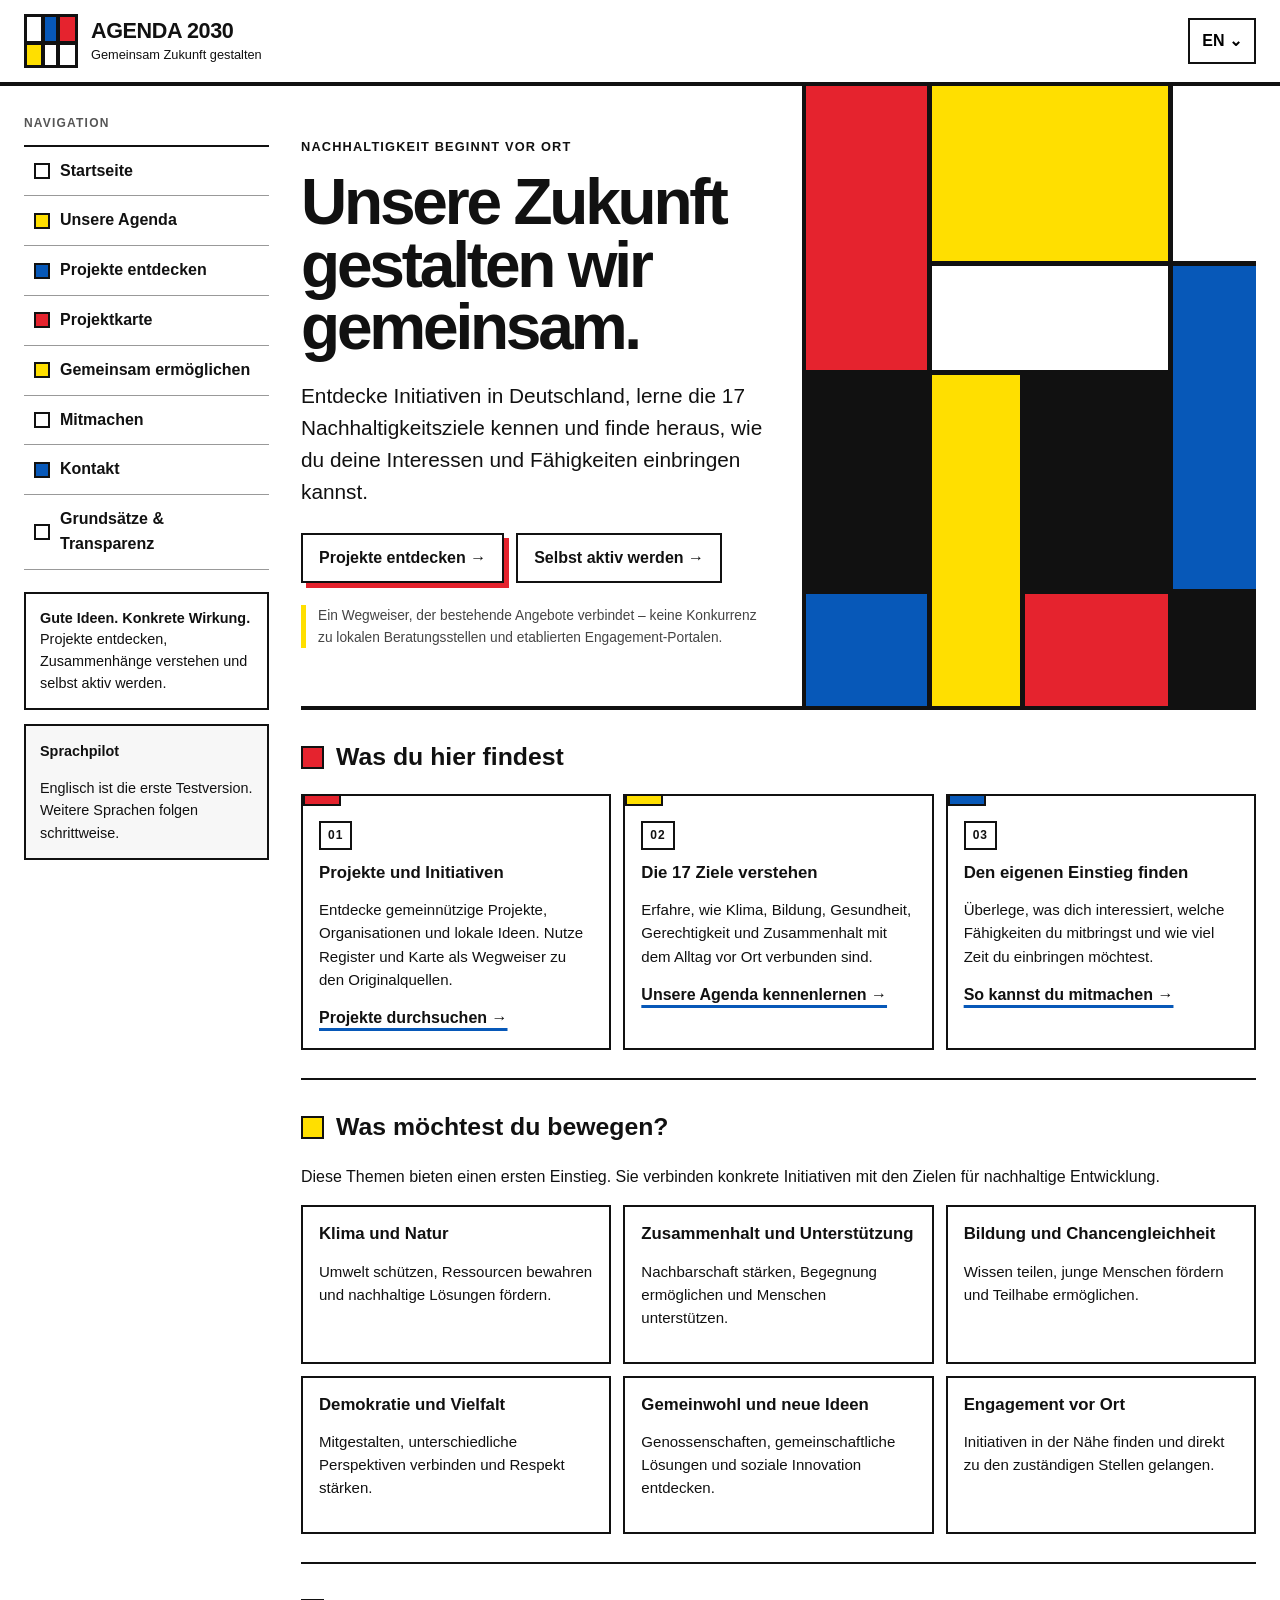
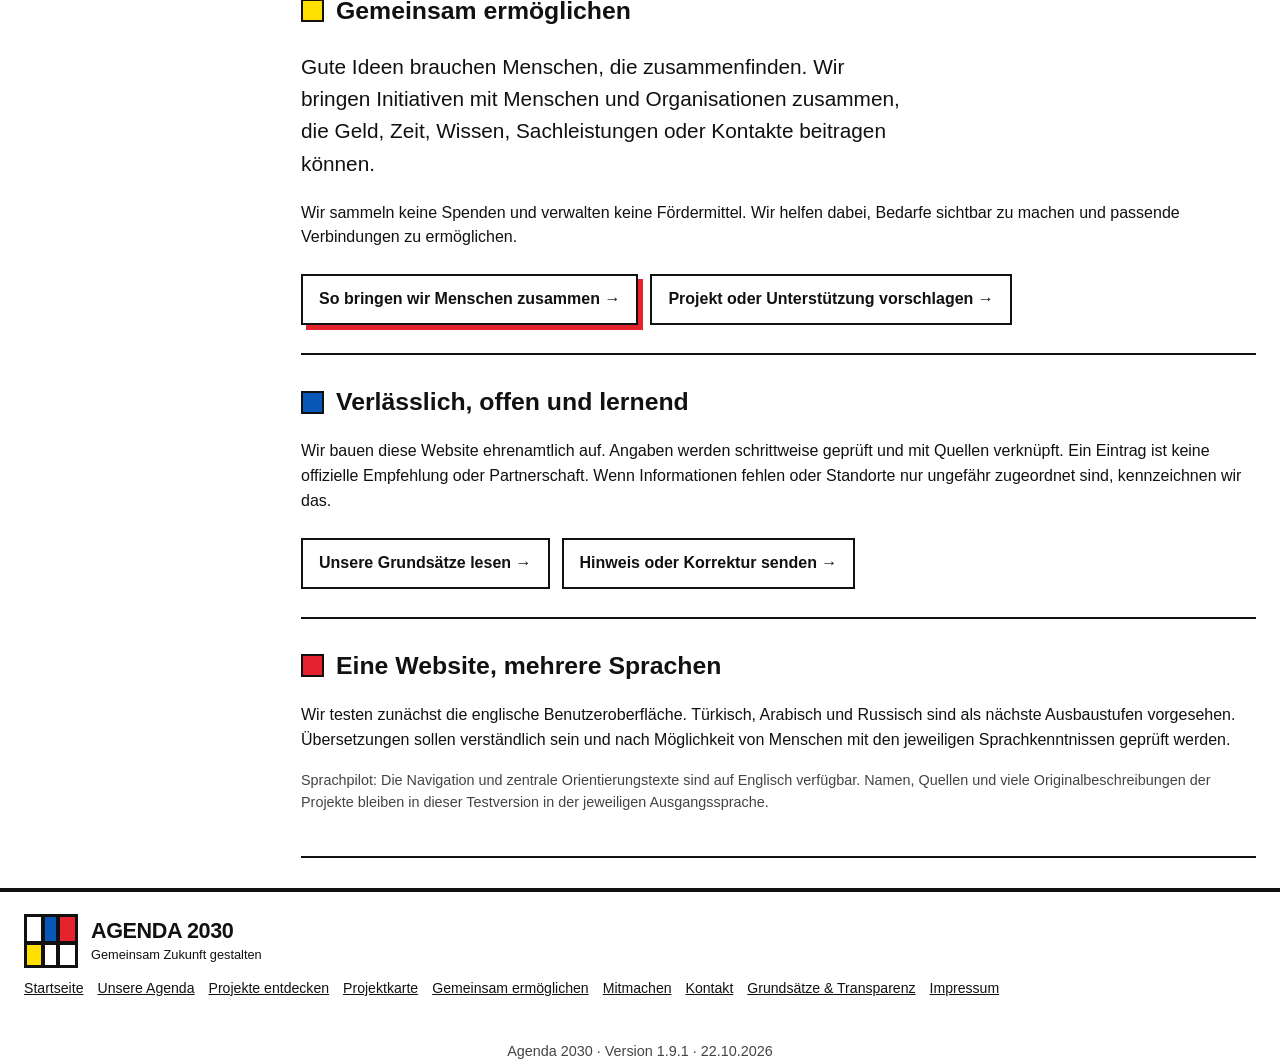
<file: index.html>
<!doctype html>
<html lang="de"><head><meta charset="utf-8"><meta name="viewport" content="width=device-width, initial-scale=1"><meta name="description" content="Agenda 2030 – mehrsprachiger Wegweiser zu Nachhaltigkeitszielen, gesellschaftlicher Teilhabe und konkreten Engagementmöglichkeiten."><meta name="theme-color" content="#ffffff"><title>Agenda 2030 – Gemeinsam Zukunft gestalten</title><link rel="stylesheet" href="style.css"></head><body>
<header class="site-header"><div class="header-inner"><a class="brand" href="index.html"><span class="logo" aria-hidden="true"><span></span><span></span><span></span><span></span><span></span><span></span></span><span class="brand-name">AGENDA 2030<small data-i18n="tagline">Gemeinsam Zukunft gestalten</small></span></a><div class="header-tools"><button class="language-toggle" id="language-toggle" type="button" aria-label="Switch language to English" aria-pressed="false">EN <span aria-hidden="true">⌄</span></button><button class="menu-toggle" type="button" aria-expanded="false" aria-controls="side-menu" onclick="const m=document.getElementById('side-menu');const o=this.getAttribute('aria-expanded')==='true';this.setAttribute('aria-expanded',String(!o));m.classList.toggle('open',!o);this.textContent=o?'☰ Menü':'✕ Schließen';">☰ Menü</button></div></div></header>
<div class="layout"><aside class="side-nav"><p class="nav-label" data-i18n="navigation">Navigation</p><nav id="side-menu" aria-label="Hauptnavigation"><a href="index.html" data-i18n="home">Startseite</a><a href="agenda.html" data-i18n="agenda">Unsere Agenda</a><a href="projekte.html" data-i18n="projects">Projekte entdecken</a><a href="karte.html" data-i18n="map">Projektkarte</a><a href="gemeinsam-ermoeglichen.html" data-i18n="together">Gemeinsam ermöglichen</a><a href="mitmachen.html" data-i18n="takepart">Mitmachen</a><a href="kontakt.html" data-i18n="contact">Kontakt</a><a href="grundsaetze.html" data-i18n="principles">Grundsätze & Transparenz</a></nav><div class="side-note"><strong data-i18n="sideTitle">Gute Ideen. Konkrete Wirkung.</strong><br><span data-i18n="sideText">Projekte entdecken, Zusammenhänge verstehen und selbst aktiv werden.</span></div><div class="language-note"><strong data-i18n="languagePilot">Sprachpilot</strong><p data-i18n="languageText">Englisch ist die erste Testversion. Weitere Sprachen folgen schrittweise.</p></div></aside>
<main>
<section class="hero hero-restructured"><div class="hero-copy"><span class="eyebrow" data-i18n="eyebrow">Nachhaltigkeit beginnt vor Ort</span><h1 data-i18n="heroTitle">Unsere Zukunft<br>gestalten wir gemeinsam.</h1><p class="lead" data-i18n="heroLead">Entdecke Initiativen in Deutschland, lerne die 17 Nachhaltigkeitsziele kennen und finde heraus, wie du deine Interessen und Fähigkeiten einbringen kannst.</p><div class="actions"><a class="button primary" href="projekte.html" data-i18n="ctaProjects">Projekte entdecken →</a><a class="button" href="mitmachen.html" data-i18n="ctaAction">Selbst aktiv werden →</a></div><p class="hero-note" data-i18n="heroNote">Ein Wegweiser, der bestehende Angebote verbindet – keine Konkurrenz zu lokalen Beratungsstellen und etablierten Engagement-Portalen.</p></div><div class="mondrian" aria-hidden="true"><div class="red"></div><div class="yellow"></div><div class="blue"></div><div></div><div class="whitewide"></div><div class="yellow2"></div><div class="red2"></div><div class="blue2"></div></div></section>
<section class="section section-purpose"><h2 class="section-title"><span class="swatch red"></span><span data-i18n="purposeTitle">Was du hier findest</span></h2><div class="cards"><article class="card"><span class="card-number">01</span><h3 data-i18n="card1Title">Projekte und Initiativen</h3><p data-i18n="card1Text">Entdecke gemeinnützige Projekte, Organisationen und lokale Ideen. Nutze Register und Karte als Wegweiser zu den Originalquellen.</p><a class="textlink" href="projekte.html" data-i18n="card1Link">Projekte durchsuchen →</a></article><article class="card"><span class="card-number">02</span><h3 data-i18n="card2Title">Die 17 Ziele verstehen</h3><p data-i18n="card2Text">Erfahre, wie Klima, Bildung, Gesundheit, Gerechtigkeit und Zusammenhalt mit dem Alltag vor Ort verbunden sind.</p><a class="textlink" href="agenda.html" data-i18n="card2Link">Unsere Agenda kennenlernen →</a></article><article class="card"><span class="card-number">03</span><h3 data-i18n="card3Title">Den eigenen Einstieg finden</h3><p data-i18n="card3Text">Überlege, was dich interessiert, welche Fähigkeiten du mitbringst und wie viel Zeit du einbringen möchtest.</p><a class="textlink" href="mitmachen.html" data-i18n="card3Link">So kannst du mitmachen →</a></article></div></section>
<section class="section"><h2 class="section-title"><span class="swatch yellow"></span><span data-i18n="themesTitle">Was möchtest du bewegen?</span></h2><p data-i18n="themesIntro">Diese Themen bieten einen ersten Einstieg. Sie verbinden konkrete Initiativen mit den Zielen für nachhaltige Entwicklung.</p><div class="cards theme-cards"><article class="card"><h3 data-i18n="theme1">Klima und Natur</h3><p data-i18n="theme1Text">Umwelt schützen, Ressourcen bewahren und nachhaltige Lösungen fördern.</p></article><article class="card"><h3 data-i18n="theme2">Zusammenhalt und Unterstützung</h3><p data-i18n="theme2Text">Nachbarschaft stärken, Begegnung ermöglichen und Menschen unterstützen.</p></article><article class="card"><h3 data-i18n="theme3">Bildung und Chancengleichheit</h3><p data-i18n="theme3Text">Wissen teilen, junge Menschen fördern und Teilhabe ermöglichen.</p></article><article class="card"><h3 data-i18n="theme4">Demokratie und Vielfalt</h3><p data-i18n="theme4Text">Mitgestalten, unterschiedliche Perspektiven verbinden und Respekt stärken.</p></article><article class="card"><h3 data-i18n="theme5">Gemeinwohl und neue Ideen</h3><p data-i18n="theme5Text">Genossenschaften, gemeinschaftliche Lösungen und soziale Innovation entdecken.</p></article><article class="card"><h3 data-i18n="theme6">Engagement vor Ort</h3><p data-i18n="theme6Text">Initiativen in der Nähe finden und direkt zu den zuständigen Stellen gelangen.</p></article></div></section>
<section class="section section-purpose"><h2 class="section-title"><span class="swatch yellow"></span><span>Gemeinsam ermöglichen</span></h2><p class="lead">Gute Ideen brauchen Menschen, die zusammenfinden. Wir bringen Initiativen mit Menschen und Organisationen zusammen, die Geld, Zeit, Wissen, Sachleistungen oder Kontakte beitragen können.</p><p>Wir sammeln keine Spenden und verwalten keine Fördermittel. Wir helfen dabei, Bedarfe sichtbar zu machen und passende Verbindungen zu ermöglichen.</p><div class="actions"><a class="button primary" href="gemeinsam-ermoeglichen.html">So bringen wir Menschen zusammen →</a><a class="button" href="kontakt.html">Projekt oder Unterstützung vorschlagen →</a></div></section>
<section class="section section-transparency"><h2 class="section-title"><span class="swatch blue"></span><span data-i18n="transTitle">Verlässlich, offen und lernend</span></h2><p data-i18n="transText">Wir bauen diese Website ehrenamtlich auf. Angaben werden schrittweise geprüft und mit Quellen verknüpft. Ein Eintrag ist keine offizielle Empfehlung oder Partnerschaft. Wenn Informationen fehlen oder Standorte nur ungefähr zugeordnet sind, kennzeichnen wir das.</p><div class="actions"><a class="button" href="grundsaetze.html" data-i18n="transLink">Unsere Grundsätze lesen →</a><a class="button" href="kontakt.html" data-i18n="feedbackLink">Hinweis oder Korrektur senden →</a></div></section>
<section class="section"><h2 class="section-title"><span class="swatch red"></span><span data-i18n="languagesTitle">Eine Website, mehrere Sprachen</span></h2><p data-i18n="languagesText">Wir testen zunächst die englische Benutzeroberfläche. Türkisch, Arabisch und Russisch sind als nächste Ausbaustufen vorgesehen. Übersetzungen sollen verständlich sein und nach Möglichkeit von Menschen mit den jeweiligen Sprachkenntnissen geprüft werden.</p><p class="small" data-i18n="translationNote">Sprachpilot: Die Navigation und zentrale Orientierungstexte sind auf Englisch verfügbar. Namen, Quellen und viele Originalbeschreibungen der Projekte bleiben in dieser Testversion in der jeweiligen Ausgangssprache.</p></section>
</main></div>
<footer class="site-footer"><div class="footer-inner"><a class="brand" href="index.html"><span class="logo" aria-hidden="true"><span></span><span></span><span></span><span></span><span></span><span></span></span><span class="brand-name">AGENDA 2030<small data-i18n="tagline">Gemeinsam Zukunft gestalten</small></span></a><div class="footer-links"><a href="index.html" data-i18n="home">Startseite</a><a href="agenda.html" data-i18n="agenda">Unsere Agenda</a><a href="projekte.html" data-i18n="projects">Projekte entdecken</a><a href="karte.html" data-i18n="map">Projektkarte</a><a href="gemeinsam-ermoeglichen.html" data-i18n="together">Gemeinsam ermöglichen</a><a href="mitmachen.html" data-i18n="takepart">Mitmachen</a><a href="kontakt.html" data-i18n="contact">Kontakt</a><a href="grundsaetze.html" data-i18n="principles">Grundsätze & Transparenz</a><a href="impressum.html" data-i18n="legal">Impressum</a></div></div><p class="small footer-version">Agenda 2030 · Version 1.9.1 · 22.10.2026</p></footer><script src="i18n.js"></script></body></html>
</file>
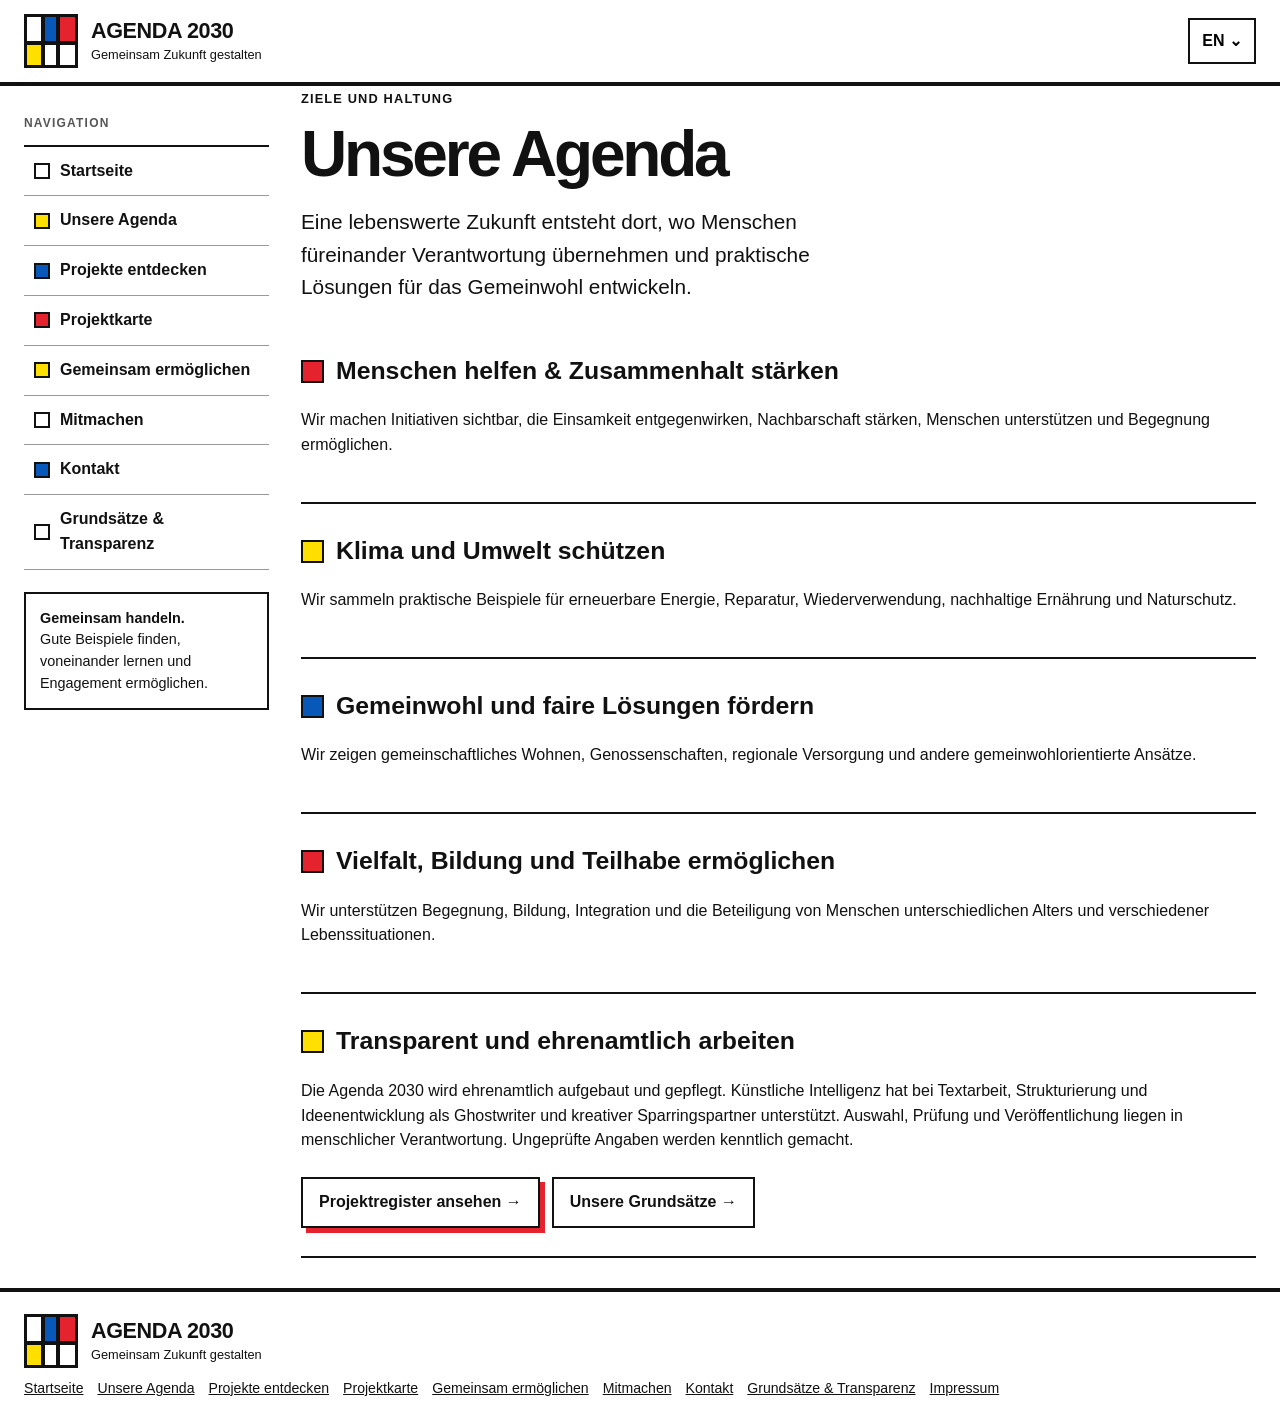
<file: agenda.html>
<!doctype html>
<html lang="de"><head><meta charset="utf-8"><meta name="viewport" content="width=device-width, initial-scale=1"><meta name="description" content="Ziele und Themen der Agenda 2030: Gemeinwohl, Zusammenhalt, Umwelt, Teilhabe und ehrenamtliches Engagement."><title>Unsere Agenda | Agenda 2030</title><link rel="stylesheet" href="style.css"></head><body>
<header class="site-header"><div class="header-inner"><a class="brand" href="index.html"><span class="logo" aria-hidden="true"><span></span><span></span><span></span><span></span><span></span><span></span></span><span class="brand-name">AGENDA 2030<small>Gemeinsam Zukunft gestalten</small></span></a><div class="header-tools"><button class="language-toggle" id="language-toggle" type="button" aria-label="Switch language to English" aria-pressed="false">EN <span aria-hidden="true">⌄</span></button><button class="menu-toggle" type="button" aria-expanded="false" aria-controls="side-menu" onclick="const m=document.getElementById('side-menu');const o=this.getAttribute('aria-expanded')==='true';this.setAttribute('aria-expanded',String(!o));m.classList.toggle('open',!o);this.textContent=o?'☰ Menü':'✕ Schließen';">☰ Menü</button></div></div></header>
<div class="layout"><aside class="side-nav"><p class="nav-label">Navigation</p><nav id="side-menu" aria-label="Hauptnavigation"><a href="index.html" data-i18n="home">Startseite</a><a href="agenda.html" data-i18n="agenda">Unsere Agenda</a><a href="projekte.html" data-i18n="projects">Projekte entdecken</a><a href="karte.html" data-i18n="map">Projektkarte</a><a href="gemeinsam-ermoeglichen.html" data-i18n="together">Gemeinsam ermöglichen</a><a href="mitmachen.html" data-i18n="takepart">Mitmachen</a><a href="kontakt.html" data-i18n="contact">Kontakt</a><a href="grundsaetze.html" data-i18n="principles">Grundsätze & Transparenz</a></nav><div class="side-note"><strong>Gemeinsam handeln.</strong><br>Gute Beispiele finden, voneinander lernen und Engagement ermöglichen.</div></aside><main><section class="project-intro"><span class="eyebrow">Ziele und Haltung</span><h1>Unsere Agenda</h1><p class="lead">Eine lebenswerte Zukunft entsteht dort, wo Menschen füreinander Verantwortung übernehmen und praktische Lösungen für das Gemeinwohl entwickeln.</p></section>
<section class="section"><h2 class="section-title"><span class="swatch red"></span>Menschen helfen & Zusammenhalt stärken</h2><p>Wir machen Initiativen sichtbar, die Einsamkeit entgegenwirken, Nachbarschaft stärken, Menschen unterstützen und Begegnung ermöglichen.</p></section>
<section class="section"><h2 class="section-title"><span class="swatch yellow"></span>Klima und Umwelt schützen</h2><p>Wir sammeln praktische Beispiele für erneuerbare Energie, Reparatur, Wiederverwendung, nachhaltige Ernährung und Naturschutz.</p></section>
<section class="section"><h2 class="section-title"><span class="swatch blue"></span>Gemeinwohl und faire Lösungen fördern</h2><p>Wir zeigen gemeinschaftliches Wohnen, Genossenschaften, regionale Versorgung und andere gemeinwohlorientierte Ansätze.</p></section>
<section class="section"><h2 class="section-title"><span class="swatch red"></span>Vielfalt, Bildung und Teilhabe ermöglichen</h2><p>Wir unterstützen Begegnung, Bildung, Integration und die Beteiligung von Menschen unterschiedlichen Alters und verschiedener Lebenssituationen.</p></section>
<section class="section"><h2 class="section-title"><span class="swatch yellow"></span>Transparent und ehrenamtlich arbeiten</h2><p>Die Agenda 2030 wird ehrenamtlich aufgebaut und gepflegt. Künstliche Intelligenz hat bei Textarbeit, Strukturierung und Ideenentwicklung als Ghostwriter und kreativer Sparringspartner unterstützt. Auswahl, Prüfung und Veröffentlichung liegen in menschlicher Verantwortung. Ungeprüfte Angaben werden kenntlich gemacht.</p><div class="actions"><a class="button primary" href="projekte.html">Projektregister ansehen →</a><a class="button" href="grundsaetze.html">Unsere Grundsätze →</a></div></section>
</main></div><footer class="site-footer"><div class="footer-inner"><a class="brand" href="index.html"><span class="logo" aria-hidden="true"><span></span><span></span><span></span><span></span><span></span><span></span></span><span class="brand-name">AGENDA 2030<small>Gemeinsam Zukunft gestalten</small></span></a><div class="footer-links"><a href="index.html" data-i18n="home">Startseite</a><a href="agenda.html" data-i18n="agenda">Unsere Agenda</a><a href="projekte.html" data-i18n="projects">Projekte entdecken</a><a href="karte.html" data-i18n="map">Projektkarte</a><a href="gemeinsam-ermoeglichen.html" data-i18n="together">Gemeinsam ermöglichen</a><a href="mitmachen.html" data-i18n="takepart">Mitmachen</a><a href="kontakt.html" data-i18n="contact">Kontakt</a><a href="grundsaetze.html" data-i18n="principles">Grundsätze & Transparenz</a><a href="impressum.html" data-i18n="legal">Impressum</a></div></div></footer><script src="i18n.js"></script></body></html>
</file>
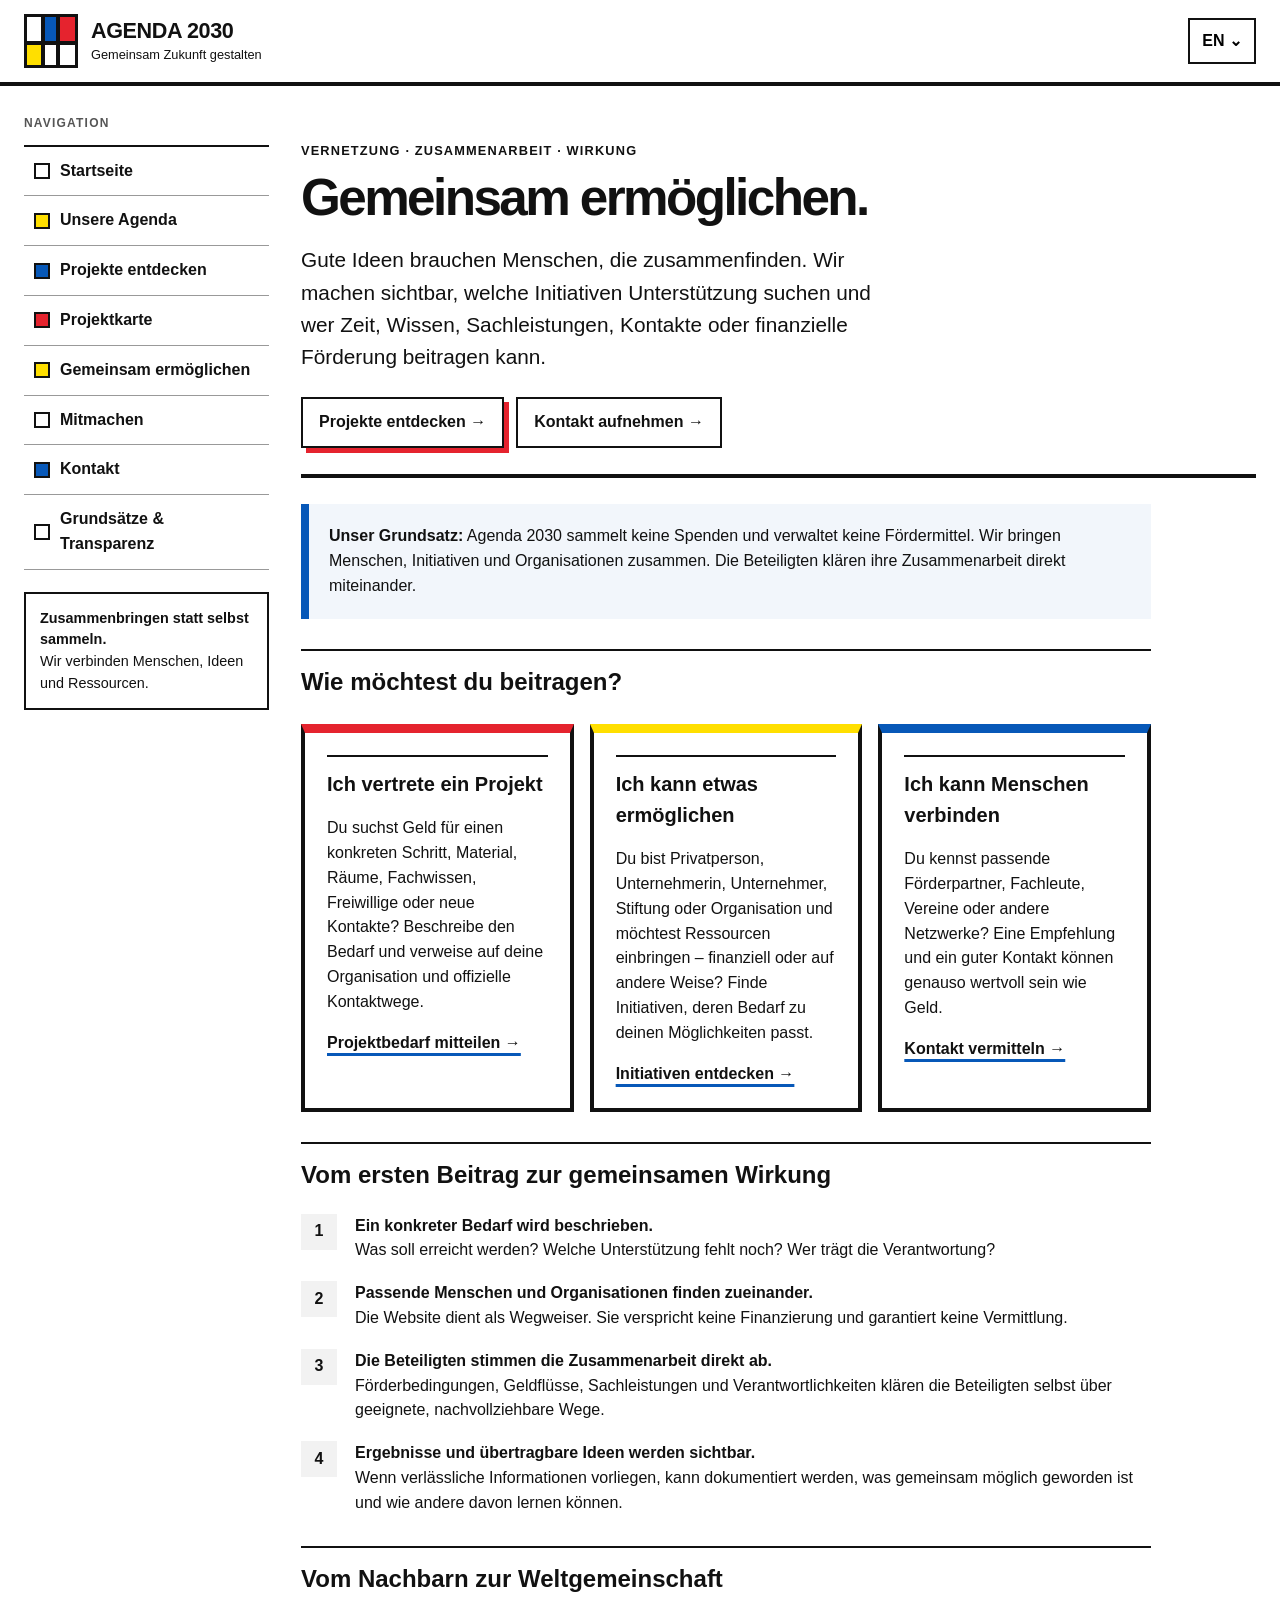
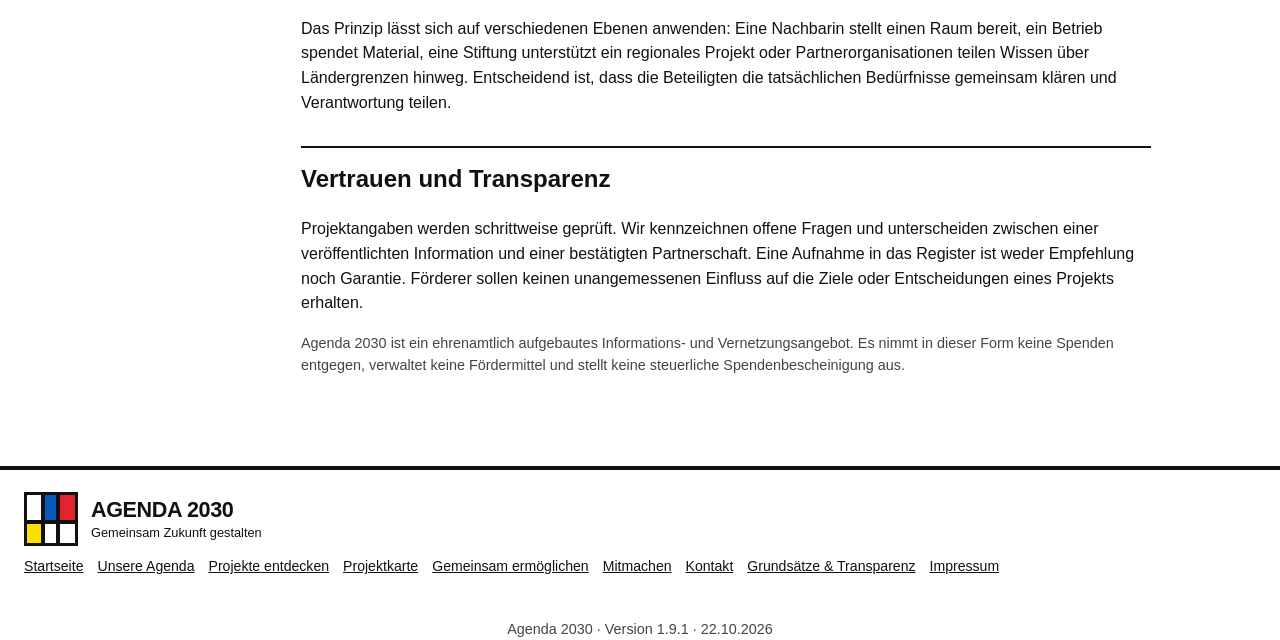
<file: gemeinsam-ermoeglichen.html>
<!doctype html>
<html lang="de"><head><meta charset="utf-8"><meta name="viewport" content="width=device-width, initial-scale=1"><meta name="description" content="Agenda 2030 bringt gemeinnützige Initiativen, engagierte Menschen, Unternehmen und Förderpartner zusammen. Keine Spendenabwicklung – Vernetzung und Zusammenarbeit."><title>Gemeinsam ermöglichen | Agenda 2030 · Version 1.9.0</title><link rel="stylesheet" href="style.css"><style>
.path-grid{display:grid;grid-template-columns:repeat(3,minmax(0,1fr));gap:16px;margin:24px 0}.path-card{border:var(--rule);padding:22px;background:#fff;border-top:9px solid var(--red)}.path-card:nth-child(2){border-top-color:var(--yellow)}.path-card:nth-child(3){border-top-color:var(--blue)}.path-card h2{font-size:1.25rem;margin-top:0}.principle-note{padding:20px;border-left:8px solid var(--blue);background:#f2f6fb;margin:24px 0}.steps{counter-reset:step;list-style:none;padding:0}.steps li{counter-increment:step;display:grid;grid-template-columns:42px 1fr;gap:12px;margin:18px 0}.steps li:before{content:counter(step);display:grid;place-items:center;width:36px;height:36px;background:#f2f2f2;font-weight:700}@media(max-width:700px){.path-grid{grid-template-columns:1fr}}
</style></head><body>
<header class="site-header"><div class="header-inner"><a class="brand" href="index.html"><span class="logo" aria-hidden="true"><span></span><span></span><span></span><span></span><span></span><span></span></span><span class="brand-name">AGENDA 2030<small>Gemeinsam Zukunft gestalten</small></span></a><div class="header-tools"><button class="language-toggle" id="language-toggle" type="button" aria-label="Switch language to English" aria-pressed="false">EN <span aria-hidden="true">⌄</span></button><button class="menu-toggle" type="button" aria-expanded="false" aria-controls="side-menu" onclick="const m=document.getElementById('side-menu');const o=this.getAttribute('aria-expanded')==='true';this.setAttribute('aria-expanded',String(!o));m.classList.toggle('open',!o);this.textContent=o?'☰ Menü':'✕ Schließen';">☰ Menü</button></div></div></header>
<div class="layout"><aside class="side-nav"><p class="nav-label">Navigation</p><nav id="side-menu" aria-label="Hauptnavigation"><a href="index.html" data-i18n="home">Startseite</a><a href="agenda.html" data-i18n="agenda">Unsere Agenda</a><a href="projekte.html" data-i18n="projects">Projekte entdecken</a><a href="karte.html" data-i18n="map">Projektkarte</a><a href="gemeinsam-ermoeglichen.html" data-i18n="together">Gemeinsam ermöglichen</a><a href="mitmachen.html" data-i18n="takepart">Mitmachen</a><a href="kontakt.html" data-i18n="contact">Kontakt</a><a href="grundsaetze.html" data-i18n="principles">Grundsätze & Transparenz</a></nav><div class="side-note"><strong>Zusammenbringen statt selbst sammeln.</strong><br>Wir verbinden Menschen, Ideen und Ressourcen.</div></aside><main>
<section class="pagehead"><p class="eyebrow">Vernetzung · Zusammenarbeit · Wirkung</p><h1>Gemeinsam ermöglichen.</h1><p class="lead">Gute Ideen brauchen Menschen, die zusammenfinden. Wir machen sichtbar, welche Initiativen Unterstützung suchen und wer Zeit, Wissen, Sachleistungen, Kontakte oder finanzielle Förderung beitragen kann.</p><div class="actions"><a class="button primary" href="projekte.html">Projekte entdecken →</a><a class="button" href="kontakt.html">Kontakt aufnehmen →</a></div></section>
<div class="content"><div class="principle-note"><strong>Unser Grundsatz:</strong> Agenda 2030 sammelt keine Spenden und verwaltet keine Fördermittel. Wir bringen Menschen, Initiativen und Organisationen zusammen. Die Beteiligten klären ihre Zusammenarbeit direkt miteinander.</div>
<h2>Wie möchtest du beitragen?</h2><section class="path-grid"><article class="path-card"><h2>Ich vertrete ein Projekt</h2><p>Du suchst Geld für einen konkreten Schritt, Material, Räume, Fachwissen, Freiwillige oder neue Kontakte? Beschreibe den Bedarf und verweise auf deine Organisation und offizielle Kontaktwege.</p><a class="textlink" href="kontakt.html">Projektbedarf mitteilen →</a></article><article class="path-card"><h2>Ich kann etwas ermöglichen</h2><p>Du bist Privatperson, Unternehmerin, Unternehmer, Stiftung oder Organisation und möchtest Ressourcen einbringen – finanziell oder auf andere Weise? Finde Initiativen, deren Bedarf zu deinen Möglichkeiten passt.</p><a class="textlink" href="projekte.html">Initiativen entdecken →</a></article><article class="path-card"><h2>Ich kann Menschen verbinden</h2><p>Du kennst passende Förderpartner, Fachleute, Vereine oder andere Netzwerke? Eine Empfehlung und ein guter Kontakt können genauso wertvoll sein wie Geld.</p><a class="textlink" href="kontakt.html">Kontakt vermitteln →</a></article></section>
<h2>Vom ersten Beitrag zur gemeinsamen Wirkung</h2><ol class="steps"><li><div><strong>Ein konkreter Bedarf wird beschrieben.</strong><br>Was soll erreicht werden? Welche Unterstützung fehlt noch? Wer trägt die Verantwortung?</div></li><li><div><strong>Passende Menschen und Organisationen finden zueinander.</strong><br>Die Website dient als Wegweiser. Sie verspricht keine Finanzierung und garantiert keine Vermittlung.</div></li><li><div><strong>Die Beteiligten stimmen die Zusammenarbeit direkt ab.</strong><br>Förderbedingungen, Geldflüsse, Sachleistungen und Verantwortlichkeiten klären die Beteiligten selbst über geeignete, nachvollziehbare Wege.</div></li><li><div><strong>Ergebnisse und übertragbare Ideen werden sichtbar.</strong><br>Wenn verlässliche Informationen vorliegen, kann dokumentiert werden, was gemeinsam möglich geworden ist und wie andere davon lernen können.</div></li></ol>
<h2>Vom Nachbarn zur Weltgemeinschaft</h2><p>Das Prinzip lässt sich auf verschiedenen Ebenen anwenden: Eine Nachbarin stellt einen Raum bereit, ein Betrieb spendet Material, eine Stiftung unterstützt ein regionales Projekt oder Partnerorganisationen teilen Wissen über Ländergrenzen hinweg. Entscheidend ist, dass die Beteiligten die tatsächlichen Bedürfnisse gemeinsam klären und Verantwortung teilen.</p><h2>Vertrauen und Transparenz</h2><p>Projektangaben werden schrittweise geprüft. Wir kennzeichnen offene Fragen und unterscheiden zwischen einer veröffentlichten Information und einer bestätigten Partnerschaft. Eine Aufnahme in das Register ist weder Empfehlung noch Garantie. Förderer sollen keinen unangemessenen Einfluss auf die Ziele oder Entscheidungen eines Projekts erhalten.</p><p class="small">Agenda 2030 ist ein ehrenamtlich aufgebautes Informations- und Vernetzungsangebot. Es nimmt in dieser Form keine Spenden entgegen, verwaltet keine Fördermittel und stellt keine steuerliche Spendenbescheinigung aus.</p></div></main></div>
<footer class="site-footer"><div class="footer-inner"><a class="brand" href="index.html"><span class="logo" aria-hidden="true"><span></span><span></span><span></span><span></span><span></span><span></span></span><span class="brand-name">AGENDA 2030<small>Gemeinsam Zukunft gestalten</small></span></a><div class="footer-links"><a href="index.html" data-i18n="home">Startseite</a><a href="agenda.html" data-i18n="agenda">Unsere Agenda</a><a href="projekte.html" data-i18n="projects">Projekte entdecken</a><a href="karte.html" data-i18n="map">Projektkarte</a><a href="gemeinsam-ermoeglichen.html" data-i18n="together">Gemeinsam ermöglichen</a><a href="mitmachen.html" data-i18n="takepart">Mitmachen</a><a href="kontakt.html" data-i18n="contact">Kontakt</a><a href="grundsaetze.html" data-i18n="principles">Grundsätze & Transparenz</a><a href="impressum.html" data-i18n="legal">Impressum</a></div></div><p class="small footer-version">Agenda 2030 · Version 1.9.1 · 22.10.2026</p></footer><script src="i18n.js"></script></body></html>
</file>
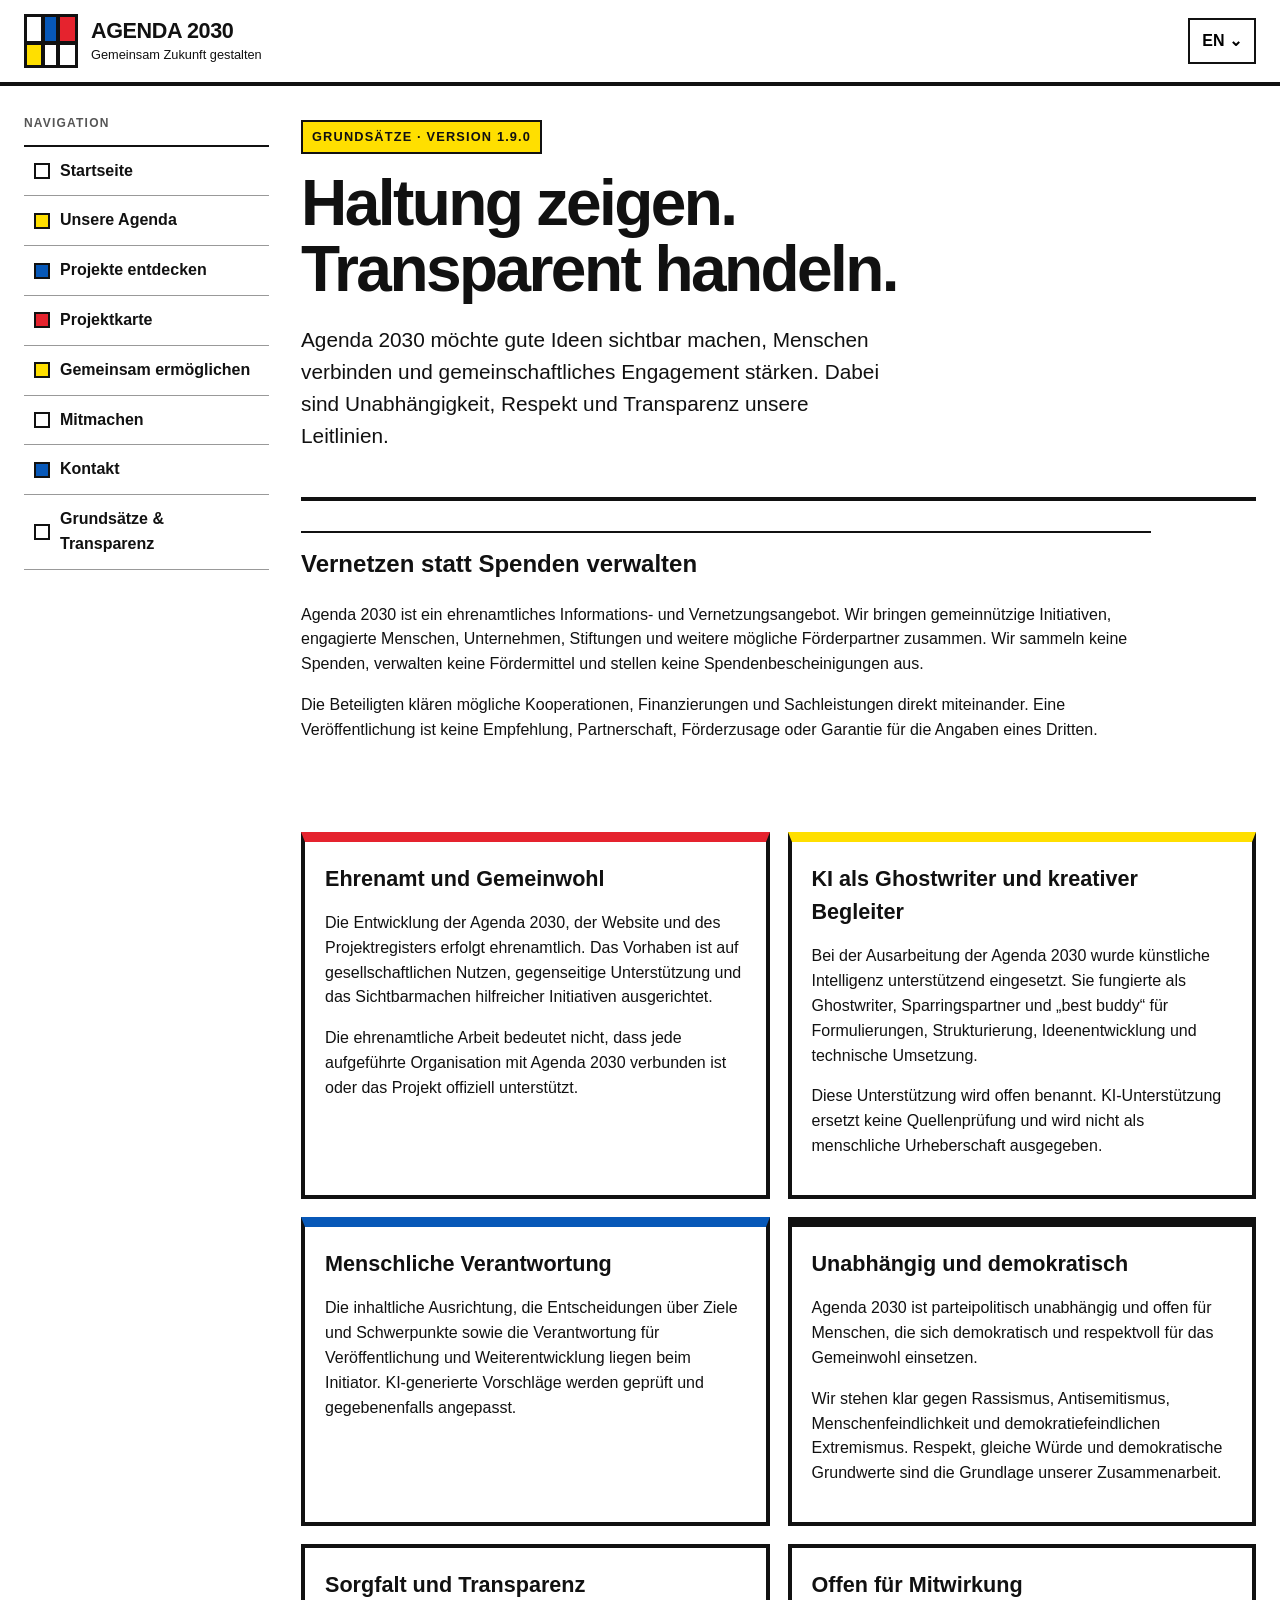
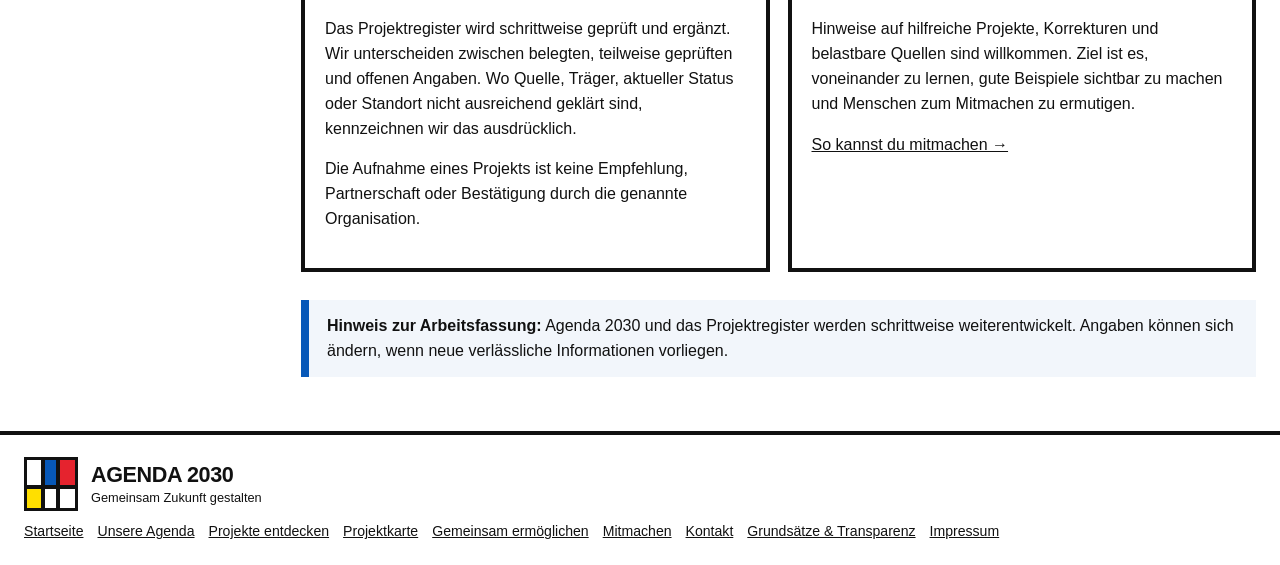
<file: grundsaetze.html>
<!doctype html>
<html lang="de">
<head>
<meta charset="utf-8">
<meta name="viewport" content="width=device-width, initial-scale=1">
<meta name="description" content="Grundsätze der ehrenamtlich entwickelten Agenda 2030 und transparente Angaben zur Unterstützung durch KI.">
<title>Grundsätze | Agenda 2030 · v1.9.1</title>
<link rel="stylesheet" href="style.css">
<style>
.principles-intro{padding:34px 0 24px;border-bottom:var(--rule)}
.principles-intro .eyebrow{display:inline-block;background:var(--yellow);padding:5px 9px;border:2px solid var(--ink);font-weight:800}
.principles-intro h1{font-size:clamp(2.2rem,5vw,4rem);line-height:1.04;letter-spacing:-.04em;margin:16px 0;max-width:900px}
.principles-grid{display:grid;grid-template-columns:repeat(2,minmax(0,1fr));gap:18px;margin:28px 0}
.principle-card{border:var(--rule);padding:20px;background:#fff}
.principle-card:nth-child(1){border-top:10px solid var(--red)}.principle-card:nth-child(2){border-top:10px solid var(--yellow)}.principle-card:nth-child(3){border-top:10px solid var(--blue)}.principle-card:nth-child(4){border-top:10px solid var(--ink)}
.principle-card h2{margin:0 0 10px;font-size:1.35rem}
.principle-note{border-left:8px solid var(--blue);padding:14px 18px;background:#f2f6fb;margin:24px 0}
@media(max-width:700px){.principles-grid{grid-template-columns:1fr}}
</style>
</head>
<body>
<header class="site-header"><div class="header-inner"><a class="brand" href="index.html"><span class="logo" aria-hidden="true"><span></span><span></span><span></span><span></span><span></span><span></span></span><span class="brand-name">AGENDA 2030<small>Gemeinsam Zukunft gestalten</small></span></a><div class="header-tools"><button class="language-toggle" id="language-toggle" type="button" aria-label="Switch language to English" aria-pressed="false">EN <span aria-hidden="true">⌄</span></button><button class="menu-toggle" type="button" aria-expanded="false" aria-controls="side-menu" onclick="const m=document.getElementById('side-menu');const o=this.getAttribute('aria-expanded')==='true';this.setAttribute('aria-expanded',String(!o));m.classList.toggle('open',!o);this.textContent=o?'☰ Menü':'✕ Schließen';">☰ Menü</button></div></div></header>
<div class="layout"><aside class="side-nav"><p class="nav-label">Navigation</p><nav id="side-menu" aria-label="Hauptnavigation"><a href="index.html" data-i18n="home">Startseite</a><a href="agenda.html" data-i18n="agenda">Unsere Agenda</a><a href="projekte.html" data-i18n="projects">Projekte entdecken</a><a href="karte.html" data-i18n="map">Projektkarte</a><a href="gemeinsam-ermoeglichen.html" data-i18n="together">Gemeinsam ermöglichen</a><a href="mitmachen.html" data-i18n="takepart">Mitmachen</a><a href="kontakt.html" data-i18n="contact">Kontakt</a><a href="grundsaetze.html" data-i18n="principles">Grundsätze & Transparenz</a></nav></aside>
<main>
<section class="principles-intro"><span class="eyebrow">Grundsätze · Version 1.9.0</span><h1>Haltung zeigen.<br>Transparent handeln.</h1><p class="lead">Agenda 2030 möchte gute Ideen sichtbar machen, Menschen verbinden und gemeinschaftliches Engagement stärken. Dabei sind Unabhängigkeit, Respekt und Transparenz unsere Leitlinien.</p></section>
<section class="content"><h2>Vernetzen statt Spenden verwalten</h2><p>Agenda 2030 ist ein ehrenamtliches Informations- und Vernetzungsangebot. Wir bringen gemeinnützige Initiativen, engagierte Menschen, Unternehmen, Stiftungen und weitere mögliche Förderpartner zusammen. Wir sammeln keine Spenden, verwalten keine Fördermittel und stellen keine Spendenbescheinigungen aus.</p><p>Die Beteiligten klären mögliche Kooperationen, Finanzierungen und Sachleistungen direkt miteinander. Eine Veröffentlichung ist keine Empfehlung, Partnerschaft, Förderzusage oder Garantie für die Angaben eines Dritten.</p></section>
<section class="principles-grid" aria-label="Unsere Grundsätze">
<article class="principle-card"><h2>Ehrenamt und Gemeinwohl</h2><p>Die Entwicklung der Agenda 2030, der Website und des Projektregisters erfolgt ehrenamtlich. Das Vorhaben ist auf gesellschaftlichen Nutzen, gegenseitige Unterstützung und das Sichtbarmachen hilfreicher Initiativen ausgerichtet.</p><p>Die ehrenamtliche Arbeit bedeutet nicht, dass jede aufgeführte Organisation mit Agenda 2030 verbunden ist oder das Projekt offiziell unterstützt.</p></article>
<article class="principle-card"><h2>KI als Ghostwriter und kreativer Begleiter</h2><p>Bei der Ausarbeitung der Agenda 2030 wurde künstliche Intelligenz unterstützend eingesetzt. Sie fungierte als Ghostwriter, Sparringspartner und „best buddy“ für Formulierungen, Strukturierung, Ideenentwicklung und technische Umsetzung.</p><p>Diese Unterstützung wird offen benannt. KI-Unterstützung ersetzt keine Quellenprüfung und wird nicht als menschliche Urheberschaft ausgegeben.</p></article>
<article class="principle-card"><h2>Menschliche Verantwortung</h2><p>Die inhaltliche Ausrichtung, die Entscheidungen über Ziele und Schwerpunkte sowie die Verantwortung für Veröffentlichung und Weiterentwicklung liegen beim Initiator. KI-generierte Vorschläge werden geprüft und gegebenenfalls angepasst.</p></article>
<article class="principle-card"><h2>Unabhängig und demokratisch</h2><p>Agenda 2030 ist parteipolitisch unabhängig und offen für Menschen, die sich demokratisch und respektvoll für das Gemeinwohl einsetzen.</p><p>Wir stehen klar gegen Rassismus, Antisemitismus, Menschenfeindlichkeit und demokratiefeindlichen Extremismus. Respekt, gleiche Würde und demokratische Grundwerte sind die Grundlage unserer Zusammenarbeit.</p></article>
<article class="principle-card"><h2>Sorgfalt und Transparenz</h2><p>Das Projektregister wird schrittweise geprüft und ergänzt. Wir unterscheiden zwischen belegten, teilweise geprüften und offenen Angaben. Wo Quelle, Träger, aktueller Status oder Standort nicht ausreichend geklärt sind, kennzeichnen wir das ausdrücklich.</p><p>Die Aufnahme eines Projekts ist keine Empfehlung, Partnerschaft oder Bestätigung durch die genannte Organisation.</p></article>
<article class="principle-card"><h2>Offen für Mitwirkung</h2><p>Hinweise auf hilfreiche Projekte, Korrekturen und belastbare Quellen sind willkommen. Ziel ist es, voneinander zu lernen, gute Beispiele sichtbar zu machen und Menschen zum Mitmachen zu ermutigen.</p><p><a href="mitmachen.html">So kannst du mitmachen →</a></p></article>
</section>
<div class="principle-note"><strong>Hinweis zur Arbeitsfassung:</strong> Agenda 2030 und das Projektregister werden schrittweise weiterentwickelt. Angaben können sich ändern, wenn neue verlässliche Informationen vorliegen.</div>
</main></div>
<footer class="site-footer"><div class="footer-inner"><div><a class="brand" href="index.html"><span class="logo" aria-hidden="true"><span></span><span></span><span></span><span></span><span></span><span></span></span><span class="brand-name">AGENDA 2030<small>Gemeinsam Zukunft gestalten</small></span></a><div class="footer-links"><a href="index.html" data-i18n="home">Startseite</a><a href="agenda.html" data-i18n="agenda">Unsere Agenda</a><a href="projekte.html" data-i18n="projects">Projekte entdecken</a><a href="karte.html" data-i18n="map">Projektkarte</a><a href="gemeinsam-ermoeglichen.html" data-i18n="together">Gemeinsam ermöglichen</a><a href="mitmachen.html" data-i18n="takepart">Mitmachen</a><a href="kontakt.html" data-i18n="contact">Kontakt</a><a href="grundsaetze.html" data-i18n="principles">Grundsätze & Transparenz</a><a href="impressum.html" data-i18n="legal">Impressum</a></div></div></div></footer>
<script src="i18n.js"></script></body></html>
</file>
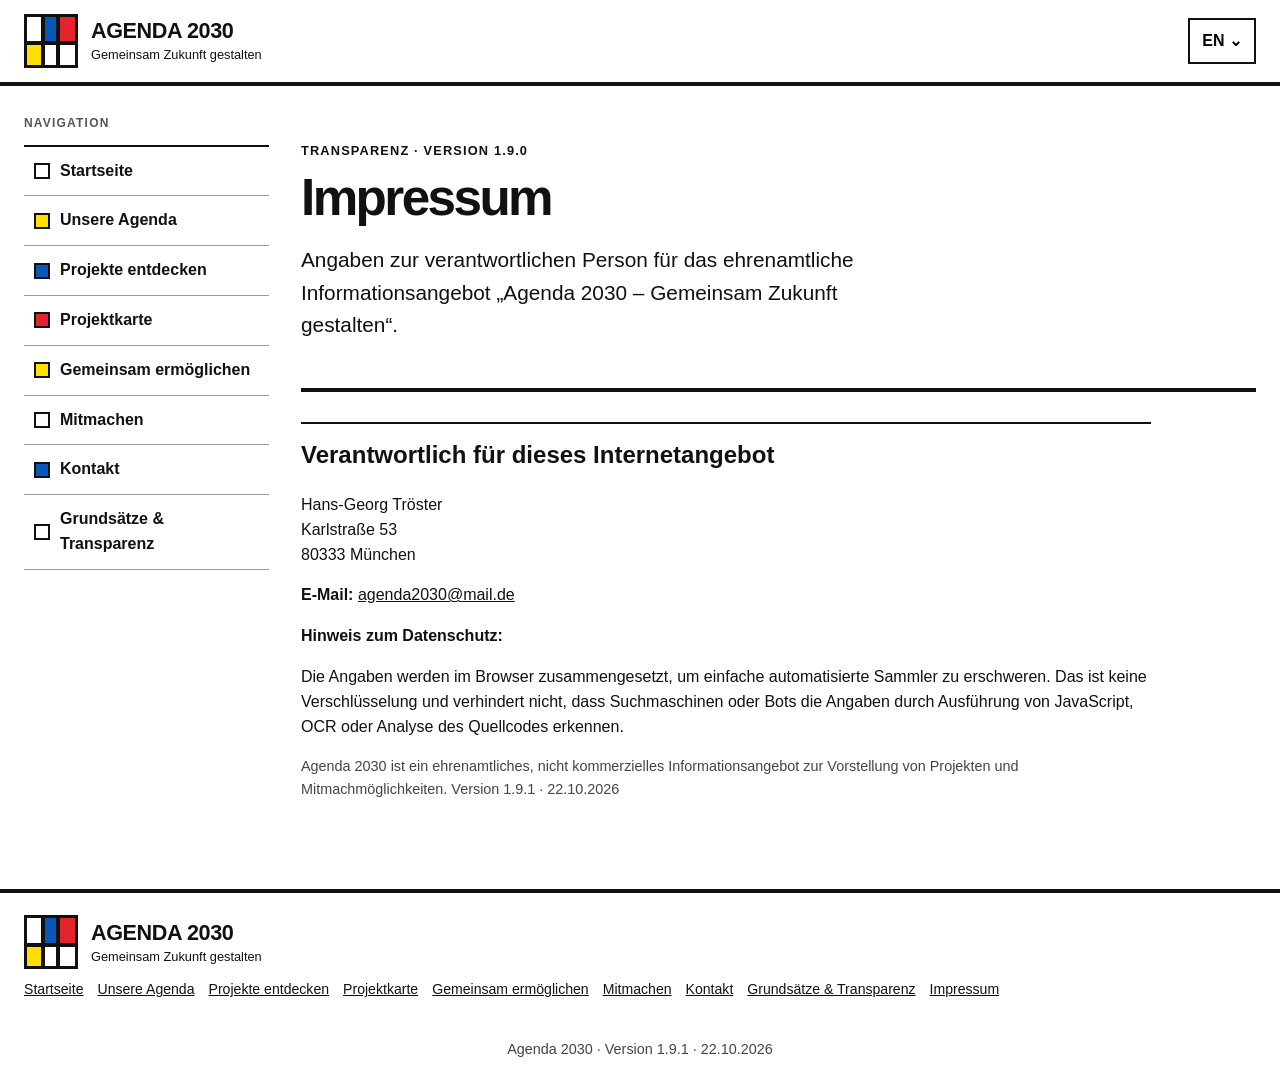
<file: impressum.html>
<!doctype html>
<html lang="de">
<head>
<meta charset="utf-8">
<meta name="viewport" content="width=device-width, initial-scale=1">
<meta name="description" content="Impressum der ehrenamtlichen Initiative Agenda 2030 – Gemeinsam Zukunft gestalten.">
<meta name="robots" content="index,follow">
<title>Impressum | Agenda 2030 · Version 1.9.0</title>
<link rel="stylesheet" href="style.css">
</head>
<body>
<header class="site-header">
  <div class="header-inner">
    <a class="brand" href="index.html"><span class="logo" aria-hidden="true"><span></span><span></span><span></span><span></span><span></span><span></span></span><span class="brand-name">AGENDA 2030<small>Gemeinsam Zukunft gestalten</small></span></a>
    <div class="header-tools"><button class="language-toggle" id="language-toggle" type="button" aria-label="Switch language to English" aria-pressed="false">EN <span aria-hidden="true">⌄</span></button><button class="menu-toggle" type="button" aria-expanded="false" aria-controls="side-menu" onclick="const m=document.getElementById('side-menu'); const open=m.classList.toggle('open'); this.setAttribute('aria-expanded',open?'true':'false');">Menü</button>
  </div>
</header>
<div class="layout">
  <aside class="side-nav">
    <p class="nav-label">Navigation</p>
    <nav id="side-menu" aria-label="Hauptnavigation"><a href="index.html" data-i18n="home">Startseite</a><a href="agenda.html" data-i18n="agenda">Unsere Agenda</a><a href="projekte.html" data-i18n="projects">Projekte entdecken</a><a href="karte.html" data-i18n="map">Projektkarte</a><a href="gemeinsam-ermoeglichen.html" data-i18n="together">Gemeinsam ermöglichen</a><a href="mitmachen.html" data-i18n="takepart">Mitmachen</a><a href="kontakt.html" data-i18n="contact">Kontakt</a><a href="grundsaetze.html" data-i18n="principles">Grundsätze & Transparenz</a></nav>
  </aside>
  <main>
    <section class="pagehead">
      <p class="eyebrow">Transparenz · Version 1.9.0</p>
      <h1>Impressum</h1>
      <p class="lead">Angaben zur verantwortlichen Person für das ehrenamtliche Informationsangebot „Agenda 2030 – Gemeinsam Zukunft gestalten“.</p>
    </section>
    <div class="content">
      <section class="contact-panel">
        <h2>Verantwortlich für dieses Internetangebot</h2>
        <p id="responsible-person">Die Angaben werden für die Anzeige im Browser bereitgestellt.</p>
        <p><strong>E-Mail:</strong> <a id="impressum-email" href="#">E-Mail-Kontakt</a></p>
      </section>
      <div class="contact-note">
        <strong>Hinweis zum Datenschutz:</strong>
        <p>Die Angaben werden im Browser zusammengesetzt, um einfache automatisierte Sammler zu erschweren. Das ist keine Verschlüsselung und verhindert nicht, dass Suchmaschinen oder Bots die Angaben durch Ausführung von JavaScript, OCR oder Analyse des Quellcodes erkennen.</p>
      </div>
      <p class="small">Agenda 2030 ist ein ehrenamtliches, nicht kommerzielles Informationsangebot zur Vorstellung von Projekten und Mitmachmöglichkeiten. Version 1.9.1 · 22.10.2026</p>
    </div>
  </main>
</div>
<footer class="site-footer">
  <div class="footer-inner">
    <a class="brand" href="index.html"><span class="logo" aria-hidden="true"><span></span><span></span><span></span><span></span><span></span><span></span></span><span class="brand-name">AGENDA 2030<small>Gemeinsam Zukunft gestalten</small></span></a>
    <div class="footer-links"><a href="index.html" data-i18n="home">Startseite</a><a href="agenda.html" data-i18n="agenda">Unsere Agenda</a><a href="projekte.html" data-i18n="projects">Projekte entdecken</a><a href="karte.html" data-i18n="map">Projektkarte</a><a href="gemeinsam-ermoeglichen.html" data-i18n="together">Gemeinsam ermöglichen</a><a href="mitmachen.html" data-i18n="takepart">Mitmachen</a><a href="kontakt.html" data-i18n="contact">Kontakt</a><a href="grundsaetze.html" data-i18n="principles">Grundsätze & Transparenz</a><a href="impressum.html" data-i18n="legal">Impressum</a></div>
  </div>
  <p class="small" style="text-align:center">Agenda 2030 · Version 1.9.1 · 22.10.2026</p>
</footer>
<script>
/* Obfuscation against simple text-only scraping only. The public page remains recoverable. */
(function () {
  const codes = [
    72,97,110,115,45,71,101,111,114,103,32,84,114,246,115,116,101,114,10,
    75,97,114,108,115,116,114,97,223,101,32,53,51,10,
    56,48,51,51,51,32,77,252,110,99,104,101,110
  ];
  const address = String.fromCharCode(...codes).split('\n');
  const person = document.getElementById('responsible-person');
  person.replaceChildren();
  address.forEach((line, index) => {
    if (index) person.appendChild(document.createElement('br'));
    person.appendChild(document.createTextNode(line));
  });
  const email = String.fromCharCode(97,103,101,110,100,97,50,48,51,48,64,109,97,105,108,46,100,101);
  const link = document.getElementById('impressum-email');
  link.href = 'mailto:' + email;
  link.textContent = email;
})();
</script>
<script src="i18n.js"></script></body>
</html>
</file>
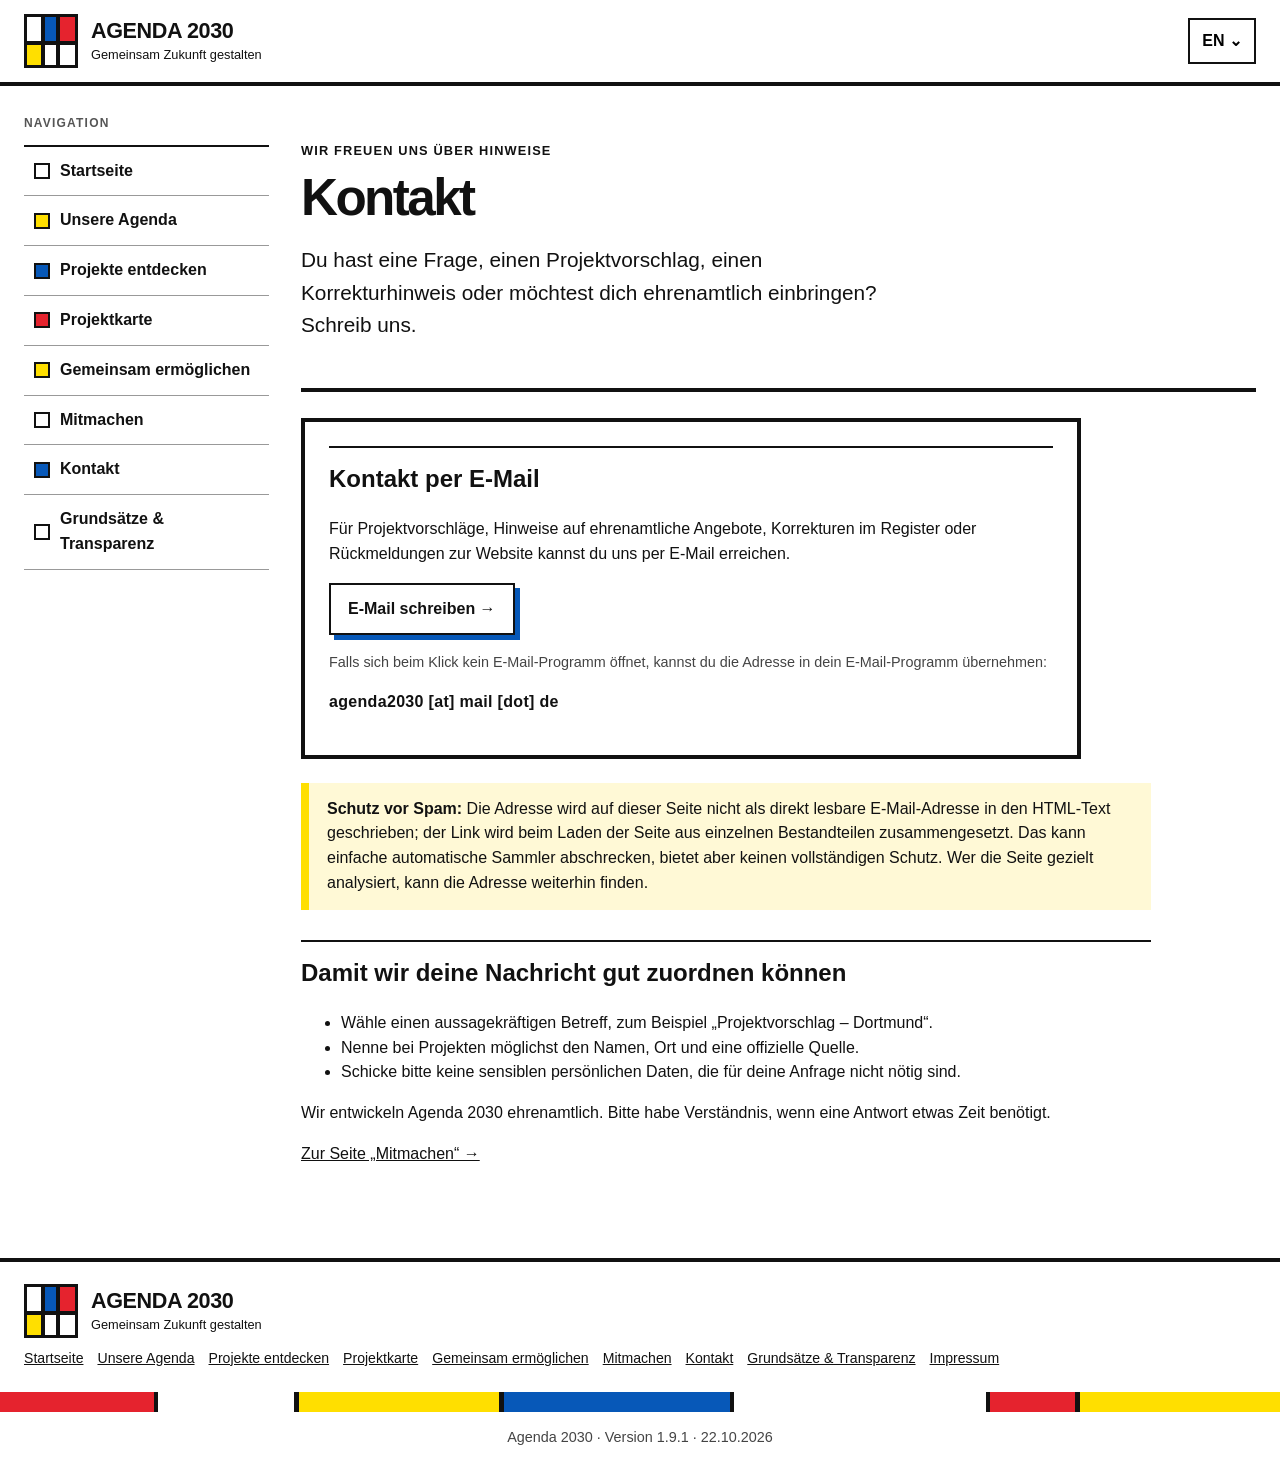
<file: kontakt.html>
<!doctype html>
<html lang="de">
<head>
<meta charset="utf-8"><meta name="viewport" content="width=device-width, initial-scale=1">
<meta name="description" content="Kontakt zur ehrenamtlichen Initiative Agenda 2030.">
<title>Kontakt | Agenda 2030 · v1.9.1</title><link rel="stylesheet" href="style.css">
<style>.contact-panel{max-width:780px;border:var(--rule);padding:24px;margin:24px 0;background:#fff}.contact-panel h2{margin-top:0}.contact-note{border-left:8px solid var(--yellow);padding:14px 18px;background:#fff9d6;margin:20px 0}.mail-button{display:inline-block;padding:12px 17px;border:2px solid var(--ink);font-weight:800;text-decoration:none;background:#fff;box-shadow:5px 5px 0 var(--blue)}.mail-button:hover,.mail-button:focus-visible{background:var(--yellow)}.mail-fallback{font-weight:800;letter-spacing:.02em}</style>
</head><body>
<header class="site-header"><div class="header-inner"><a class="brand" href="index.html"><span class="logo" aria-hidden="true"><span></span><span></span><span></span><span></span><span></span><span></span></span><span class="brand-name">AGENDA 2030<small>Gemeinsam Zukunft gestalten</small></span></a><div class="header-tools"><button class="language-toggle" id="language-toggle" type="button" aria-label="Switch language to English" aria-pressed="false">EN <span aria-hidden="true">⌄</span></button><button class="menu-toggle" type="button" aria-expanded="false" aria-controls="side-menu" onclick="const m=document.getElementById('side-menu');const o=this.getAttribute('aria-expanded')==='true';this.setAttribute('aria-expanded',String(!o));m.classList.toggle('open',!o);this.textContent=o?'☰ Menü':'✕ Schließen';">☰ Menü</button></div></div></header>
<div class="layout"><aside class="side-nav"><p class="nav-label">Navigation</p><nav id="side-menu" aria-label="Hauptnavigation"><a href="index.html" data-i18n="home">Startseite</a><a href="agenda.html" data-i18n="agenda">Unsere Agenda</a><a href="projekte.html" data-i18n="projects">Projekte entdecken</a><a href="karte.html" data-i18n="map">Projektkarte</a><a href="gemeinsam-ermoeglichen.html" data-i18n="together">Gemeinsam ermöglichen</a><a href="mitmachen.html" data-i18n="takepart">Mitmachen</a><a href="kontakt.html" data-i18n="contact">Kontakt</a><a href="grundsaetze.html" data-i18n="principles">Grundsätze & Transparenz</a></nav></aside>
<main><section class="pagehead"><p class="eyebrow">Wir freuen uns über Hinweise</p><h1>Kontakt</h1><p class="lead">Du hast eine Frage, einen Projektvorschlag, einen Korrekturhinweis oder möchtest dich ehrenamtlich einbringen? Schreib uns.</p></section>
<div class="content"><section class="contact-panel"><h2>Kontakt per E-Mail</h2><p>Für Projektvorschläge, Hinweise auf ehrenamtliche Angebote, Korrekturen im Register oder Rückmeldungen zur Website kannst du uns per E-Mail erreichen.</p><p><a id="email-link" class="mail-button" href="#" aria-label="E-Mail-Adresse wird zum Öffnen des E-Mail-Programms eingesetzt">E-Mail schreiben →</a></p><p class="small">Falls sich beim Klick kein E-Mail-Programm öffnet, kannst du die Adresse in dein E-Mail-Programm übernehmen:</p><p class="mail-fallback">agenda2030 [at] mail [dot] de</p></section>
<div class="contact-note"><strong>Schutz vor Spam:</strong> Die Adresse wird auf dieser Seite nicht als direkt lesbare E-Mail-Adresse in den HTML-Text geschrieben; der Link wird beim Laden der Seite aus einzelnen Bestandteilen zusammengesetzt. Das kann einfache automatische Sammler abschrecken, bietet aber keinen vollständigen Schutz. Wer die Seite gezielt analysiert, kann die Adresse weiterhin finden.</div>
<h2>Damit wir deine Nachricht gut zuordnen können</h2><ul><li>Wähle einen aussagekräftigen Betreff, zum Beispiel „Projektvorschlag – Dortmund“.</li><li>Nenne bei Projekten möglichst den Namen, Ort und eine offizielle Quelle.</li><li>Schicke bitte keine sensiblen persönlichen Daten, die für deine Anfrage nicht nötig sind.</li></ul><p>Wir entwickeln Agenda 2030 ehrenamtlich. Bitte habe Verständnis, wenn eine Antwort etwas Zeit benötigt.</p><p><a href="mitmachen.html">Zur Seite „Mitmachen“ →</a></p></div></main></div>
<footer class="site-footer"><div class="footer-inner"><a class="brand" href="index.html"><span class="logo" aria-hidden="true"><span></span><span></span><span></span><span></span><span></span><span></span></span><span class="brand-name">AGENDA 2030<small>Gemeinsam Zukunft gestalten</small></span></a><div class="footer-links"><a href="index.html" data-i18n="home">Startseite</a><a href="agenda.html" data-i18n="agenda">Unsere Agenda</a><a href="projekte.html" data-i18n="projects">Projekte entdecken</a><a href="karte.html" data-i18n="map">Projektkarte</a><a href="gemeinsam-ermoeglichen.html" data-i18n="together">Gemeinsam ermöglichen</a><a href="mitmachen.html" data-i18n="takepart">Mitmachen</a><a href="kontakt.html" data-i18n="contact">Kontakt</a><a href="grundsaetze.html" data-i18n="principles">Grundsätze & Transparenz</a><a href="impressum.html" data-i18n="legal">Impressum</a></div></div><div class="bottom-grid"></div><p class="small" style="text-align:center">Agenda 2030 · Version 1.9.1 · 22.10.2026</p></footer>

<script>
/* Hürden für einfache Scraper; kein vollständiger Schutz vor Bots. */
(function () {
  const user = String.fromCharCode(97,103,101,110,100,97,50,48,51,48);
  const host = String.fromCharCode(109,97,105,108,46,100,101);
  const address = user + String.fromCharCode(64) + host;
  const link = document.getElementById('email-link');
  if (link) {
    link.href = 'mailto:' + address + '?subject=' + encodeURIComponent('Kontakt zur Agenda 2030');
  }
})();
</script>
<script src="i18n.js"></script></body></html>
</file>
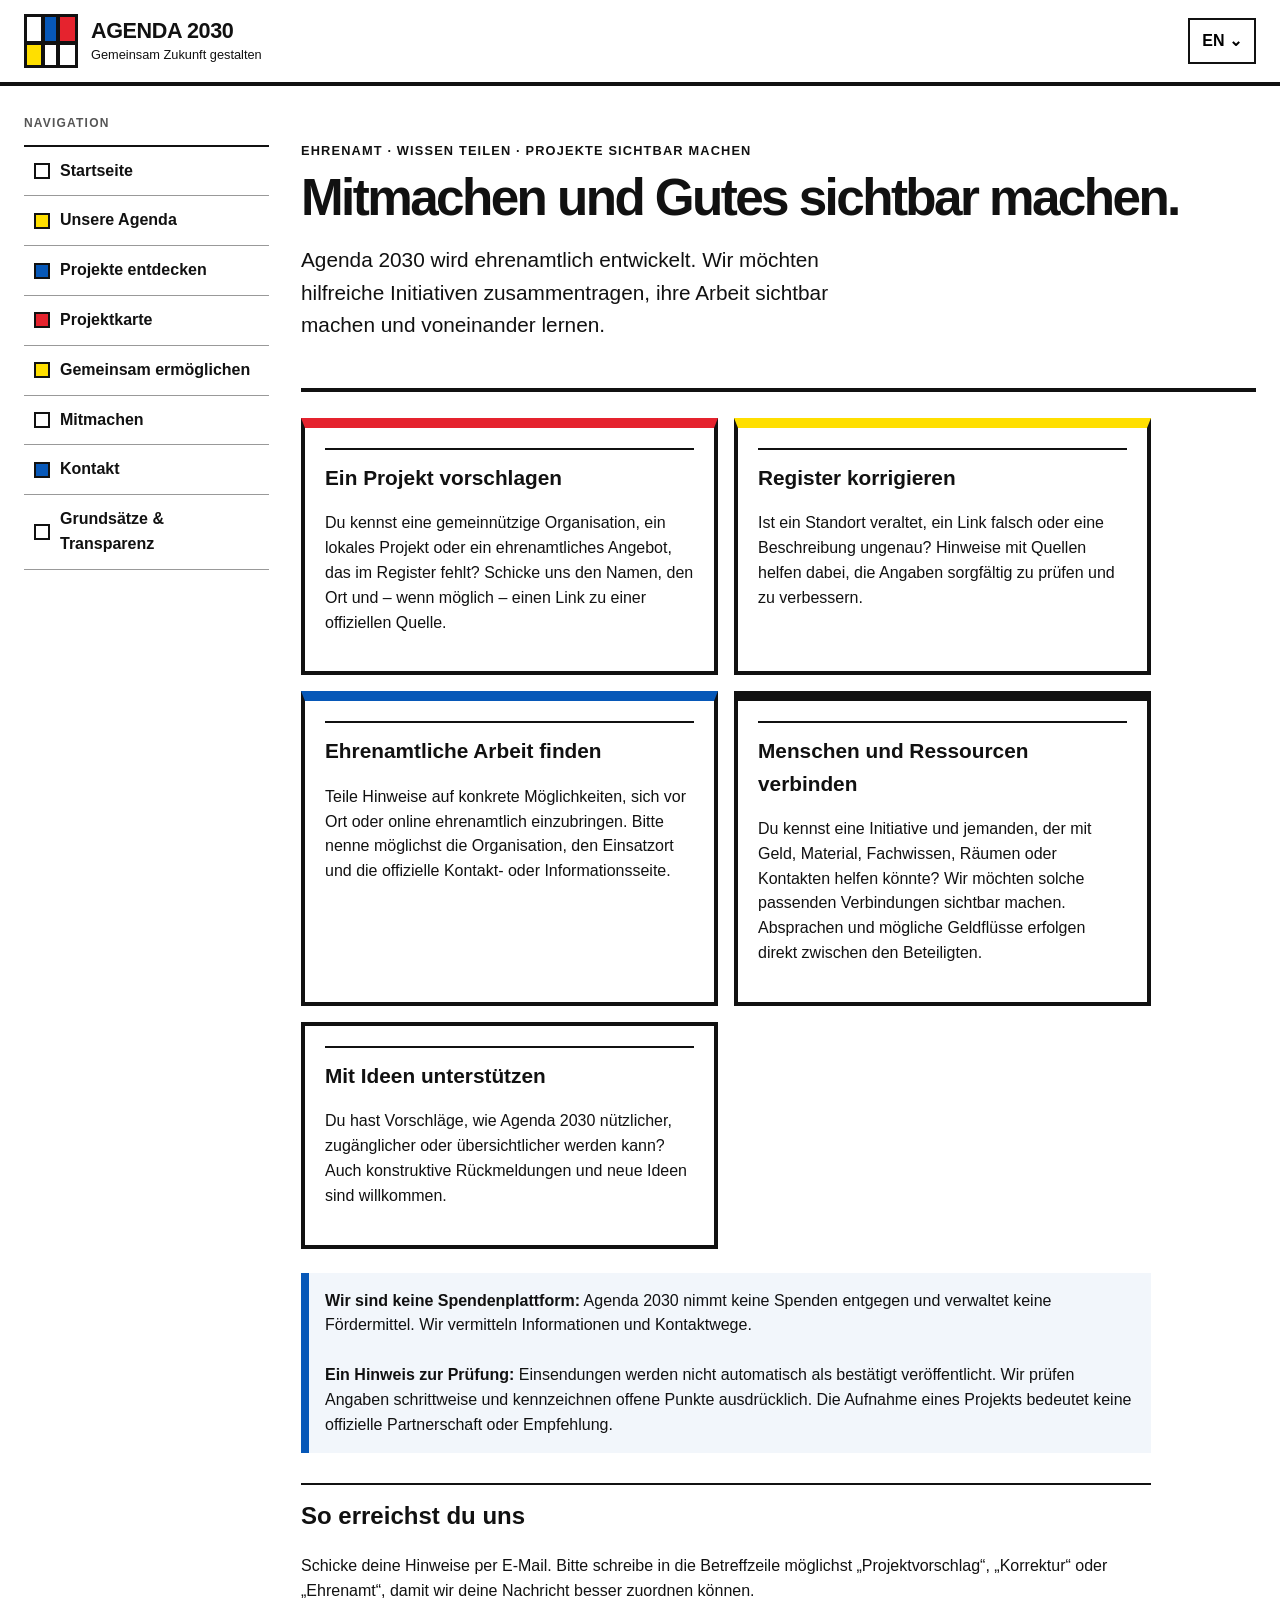
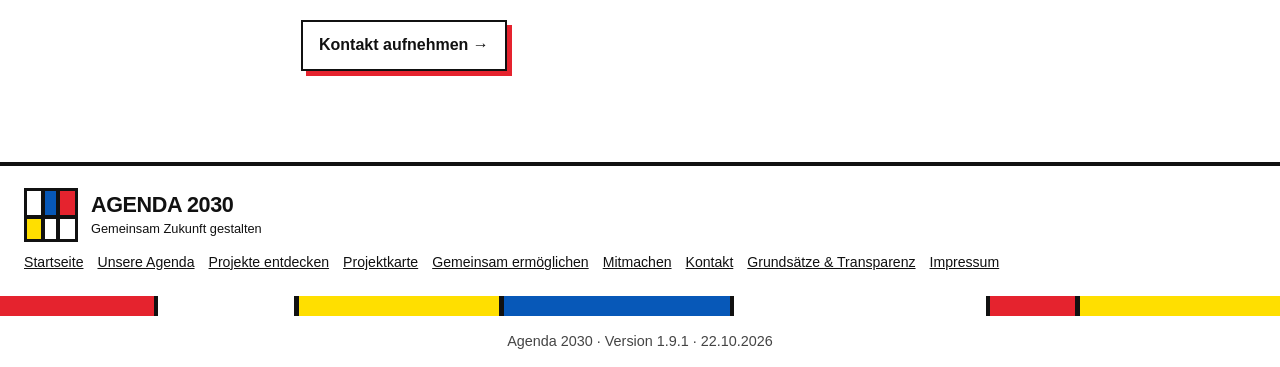
<file: mitmachen.html>
<!doctype html>
<html lang="de">
<head>
<meta charset="utf-8"><meta name="viewport" content="width=device-width, initial-scale=1">
<meta name="description" content="Agenda 2030 ehrenamtlich unterstützen: gemeinnützige Organisationen, Projekte und ehrenamtliche Angebote zusammentragen und Hinweise teilen.">
<title>Mitmachen | Agenda 2030 · v1.9.1</title><link rel="stylesheet" href="style.css">
<style>.join-grid{display:grid;grid-template-columns:repeat(2,minmax(0,1fr));gap:16px;margin:24px 0}.join-card{border:var(--rule);padding:20px;background:#fff}.join-card:nth-child(1){border-top:10px solid var(--red)}.join-card:nth-child(2){border-top:10px solid var(--yellow)}.join-card:nth-child(3){border-top:10px solid var(--blue)}.join-card:nth-child(4){border-top:10px solid var(--ink)}.join-card h2{margin-top:0;font-size:1.3rem}.join-note{padding:16px;border-left:8px solid var(--blue);background:#f2f6fb;margin:22px 0}@media(max-width:650px){.join-grid{grid-template-columns:1fr}}</style>
</head><body>
<header class="site-header"><div class="header-inner"><a class="brand" href="index.html"><span class="logo" aria-hidden="true"><span></span><span></span><span></span><span></span><span></span><span></span></span><span class="brand-name">AGENDA 2030<small>Gemeinsam Zukunft gestalten</small></span></a><div class="header-tools"><button class="language-toggle" id="language-toggle" type="button" aria-label="Switch language to English" aria-pressed="false">EN <span aria-hidden="true">⌄</span></button><button class="menu-toggle" type="button" aria-expanded="false" aria-controls="side-menu" onclick="const m=document.getElementById('side-menu');const o=this.getAttribute('aria-expanded')==='true';this.setAttribute('aria-expanded',String(!o));m.classList.toggle('open',!o);this.textContent=o?'☰ Menü':'✕ Schließen';">☰ Menü</button></div></div></header>
<div class="layout"><aside class="side-nav"><p class="nav-label">Navigation</p><nav id="side-menu" aria-label="Hauptnavigation"><a href="index.html" data-i18n="home">Startseite</a><a href="agenda.html" data-i18n="agenda">Unsere Agenda</a><a href="projekte.html" data-i18n="projects">Projekte entdecken</a><a href="karte.html" data-i18n="map">Projektkarte</a><a href="gemeinsam-ermoeglichen.html" data-i18n="together">Gemeinsam ermöglichen</a><a href="mitmachen.html" data-i18n="takepart">Mitmachen</a><a href="kontakt.html" data-i18n="contact">Kontakt</a><a href="grundsaetze.html" data-i18n="principles">Grundsätze & Transparenz</a></nav></aside>
<main><section class="pagehead"><p class="eyebrow">Ehrenamt · Wissen teilen · Projekte sichtbar machen</p><h1>Mitmachen und Gutes sichtbar machen.</h1><p class="lead">Agenda 2030 wird ehrenamtlich entwickelt. Wir möchten hilfreiche Initiativen zusammentragen, ihre Arbeit sichtbar machen und voneinander lernen.</p></section>
<div class="content"><section class="join-grid" aria-label="Möglichkeiten zur Mitwirkung">
<article class="join-card"><h2>Ein Projekt vorschlagen</h2><p>Du kennst eine gemeinnützige Organisation, ein lokales Projekt oder ein ehrenamtliches Angebot, das im Register fehlt? Schicke uns den Namen, den Ort und – wenn möglich – einen Link zu einer offiziellen Quelle.</p></article>
<article class="join-card"><h2>Register korrigieren</h2><p>Ist ein Standort veraltet, ein Link falsch oder eine Beschreibung ungenau? Hinweise mit Quellen helfen dabei, die Angaben sorgfältig zu prüfen und zu verbessern.</p></article>
<article class="join-card"><h2>Ehrenamtliche Arbeit finden</h2><p>Teile Hinweise auf konkrete Möglichkeiten, sich vor Ort oder online ehrenamtlich einzubringen. Bitte nenne möglichst die Organisation, den Einsatzort und die offizielle Kontakt- oder Informationsseite.</p></article>
<article class="join-card"><h2>Menschen und Ressourcen verbinden</h2><p>Du kennst eine Initiative und jemanden, der mit Geld, Material, Fachwissen, Räumen oder Kontakten helfen könnte? Wir möchten solche passenden Verbindungen sichtbar machen. Absprachen und mögliche Geldflüsse erfolgen direkt zwischen den Beteiligten.</p></article>
<article class="join-card"><h2>Mit Ideen unterstützen</h2><p>Du hast Vorschläge, wie Agenda 2030 nützlicher, zugänglicher oder übersichtlicher werden kann? Auch konstruktive Rückmeldungen und neue Ideen sind willkommen.</p></article>
</section>
<div class="join-note"><strong>Wir sind keine Spendenplattform:</strong> Agenda 2030 nimmt keine Spenden entgegen und verwaltet keine Fördermittel. Wir vermitteln Informationen und Kontaktwege. <br><br><strong>Ein Hinweis zur Prüfung:</strong> Einsendungen werden nicht automatisch als bestätigt veröffentlicht. Wir prüfen Angaben schrittweise und kennzeichnen offene Punkte ausdrücklich. Die Aufnahme eines Projekts bedeutet keine offizielle Partnerschaft oder Empfehlung.</div>
<h2>So erreichst du uns</h2><p>Schicke deine Hinweise per E-Mail. Bitte schreibe in die Betreffzeile möglichst „Projektvorschlag“, „Korrektur“ oder „Ehrenamt“, damit wir deine Nachricht besser zuordnen können.</p><p><a class="button primary" href="kontakt.html">Kontakt aufnehmen →</a></p></div></main></div>
<footer class="site-footer"><div class="footer-inner"><a class="brand" href="index.html"><span class="logo" aria-hidden="true"><span></span><span></span><span></span><span></span><span></span><span></span></span><span class="brand-name">AGENDA 2030<small>Gemeinsam Zukunft gestalten</small></span></a><div class="footer-links"><a href="index.html" data-i18n="home">Startseite</a><a href="agenda.html" data-i18n="agenda">Unsere Agenda</a><a href="projekte.html" data-i18n="projects">Projekte entdecken</a><a href="karte.html" data-i18n="map">Projektkarte</a><a href="gemeinsam-ermoeglichen.html" data-i18n="together">Gemeinsam ermöglichen</a><a href="mitmachen.html" data-i18n="takepart">Mitmachen</a><a href="kontakt.html" data-i18n="contact">Kontakt</a><a href="grundsaetze.html" data-i18n="principles">Grundsätze & Transparenz</a><a href="impressum.html" data-i18n="legal">Impressum</a></div></div><div class="bottom-grid"></div><p class="small" style="text-align:center">Agenda 2030 · Version 1.9.1 · 22.10.2026</p></footer><script src="i18n.js"></script></body></html>
</file>
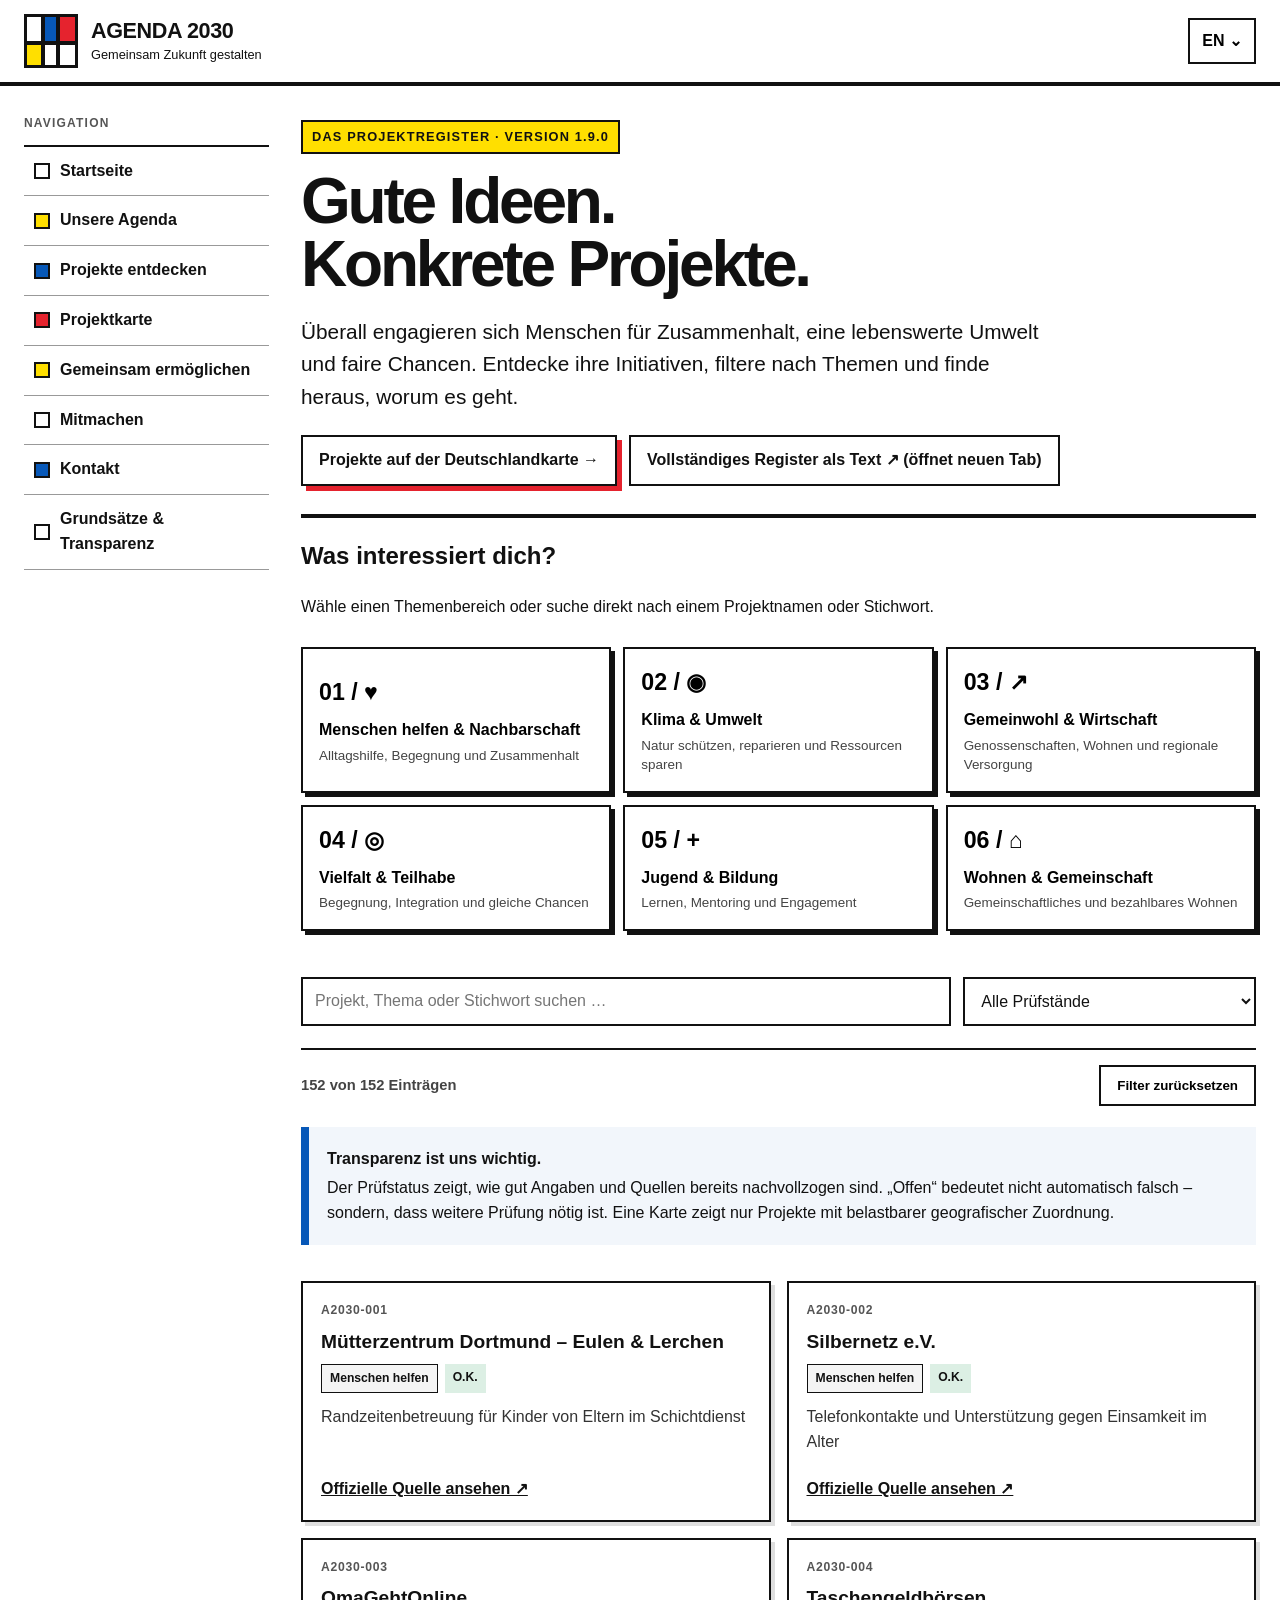
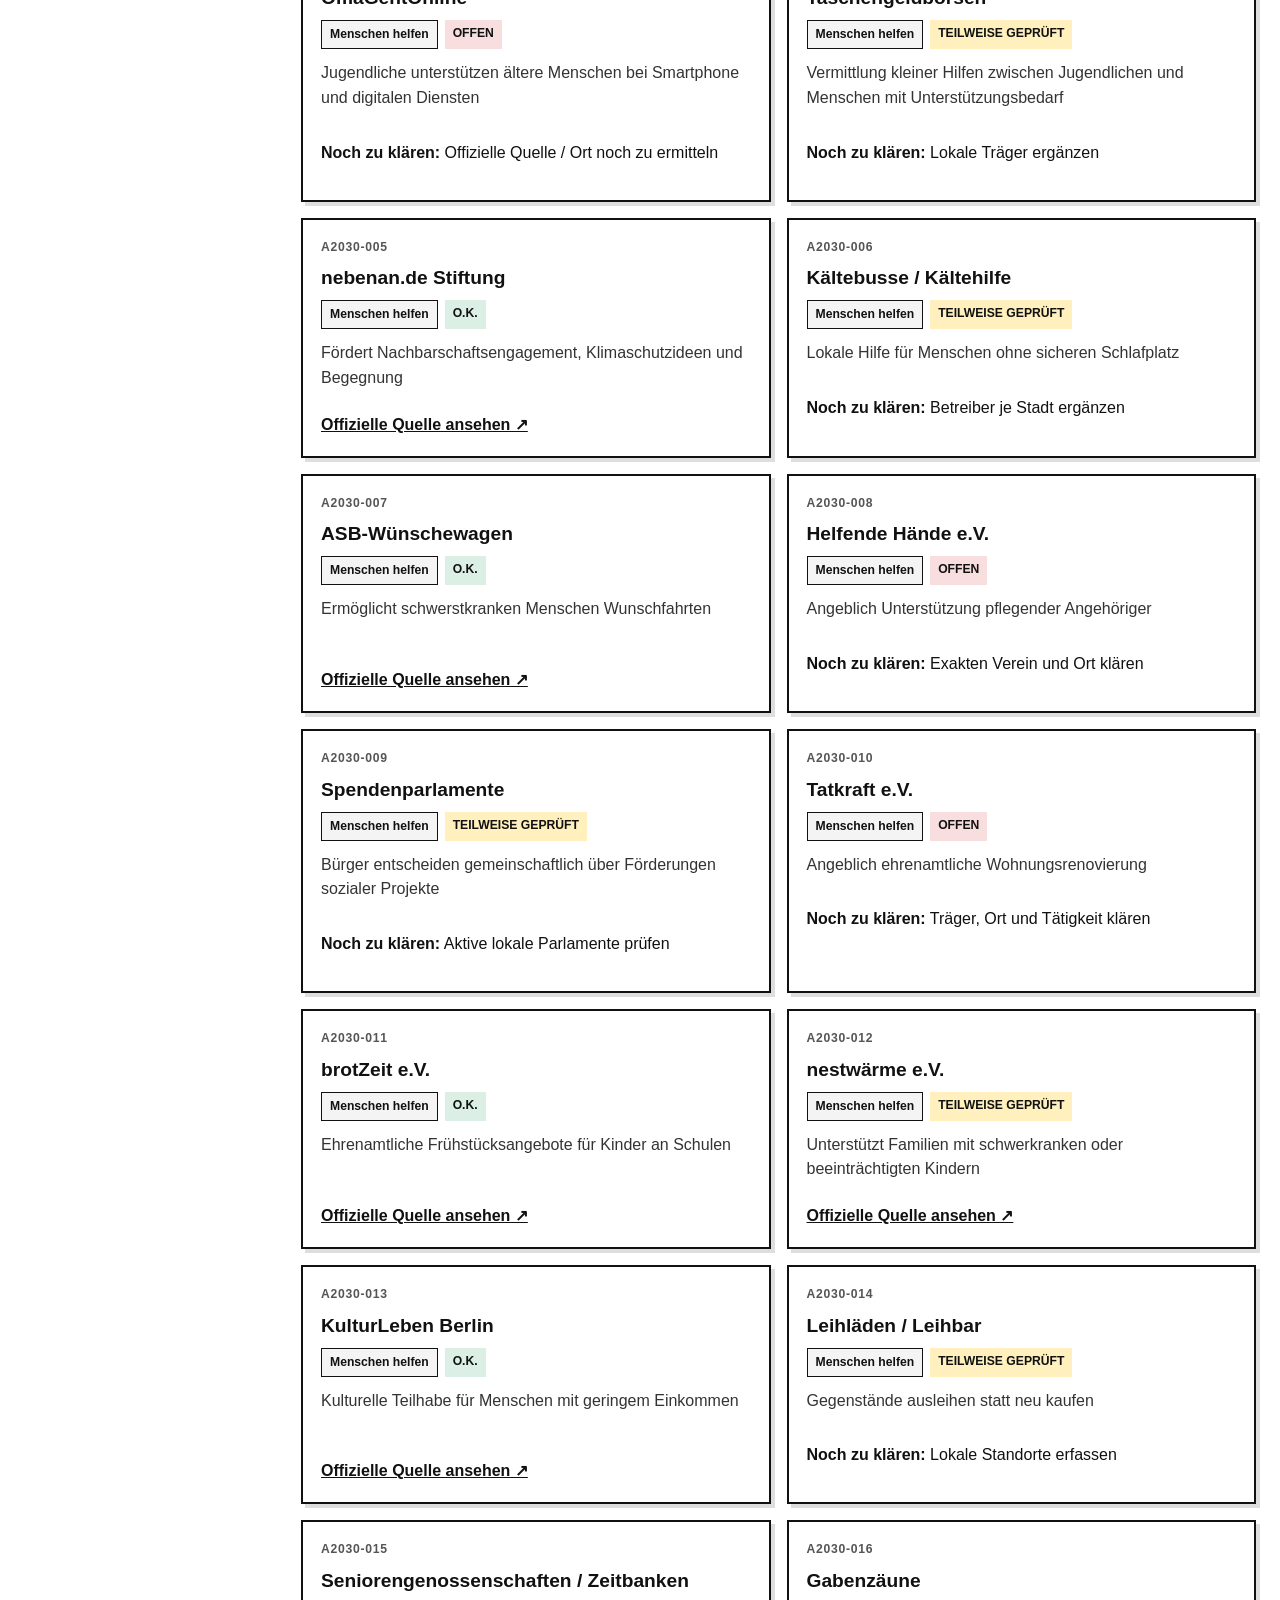
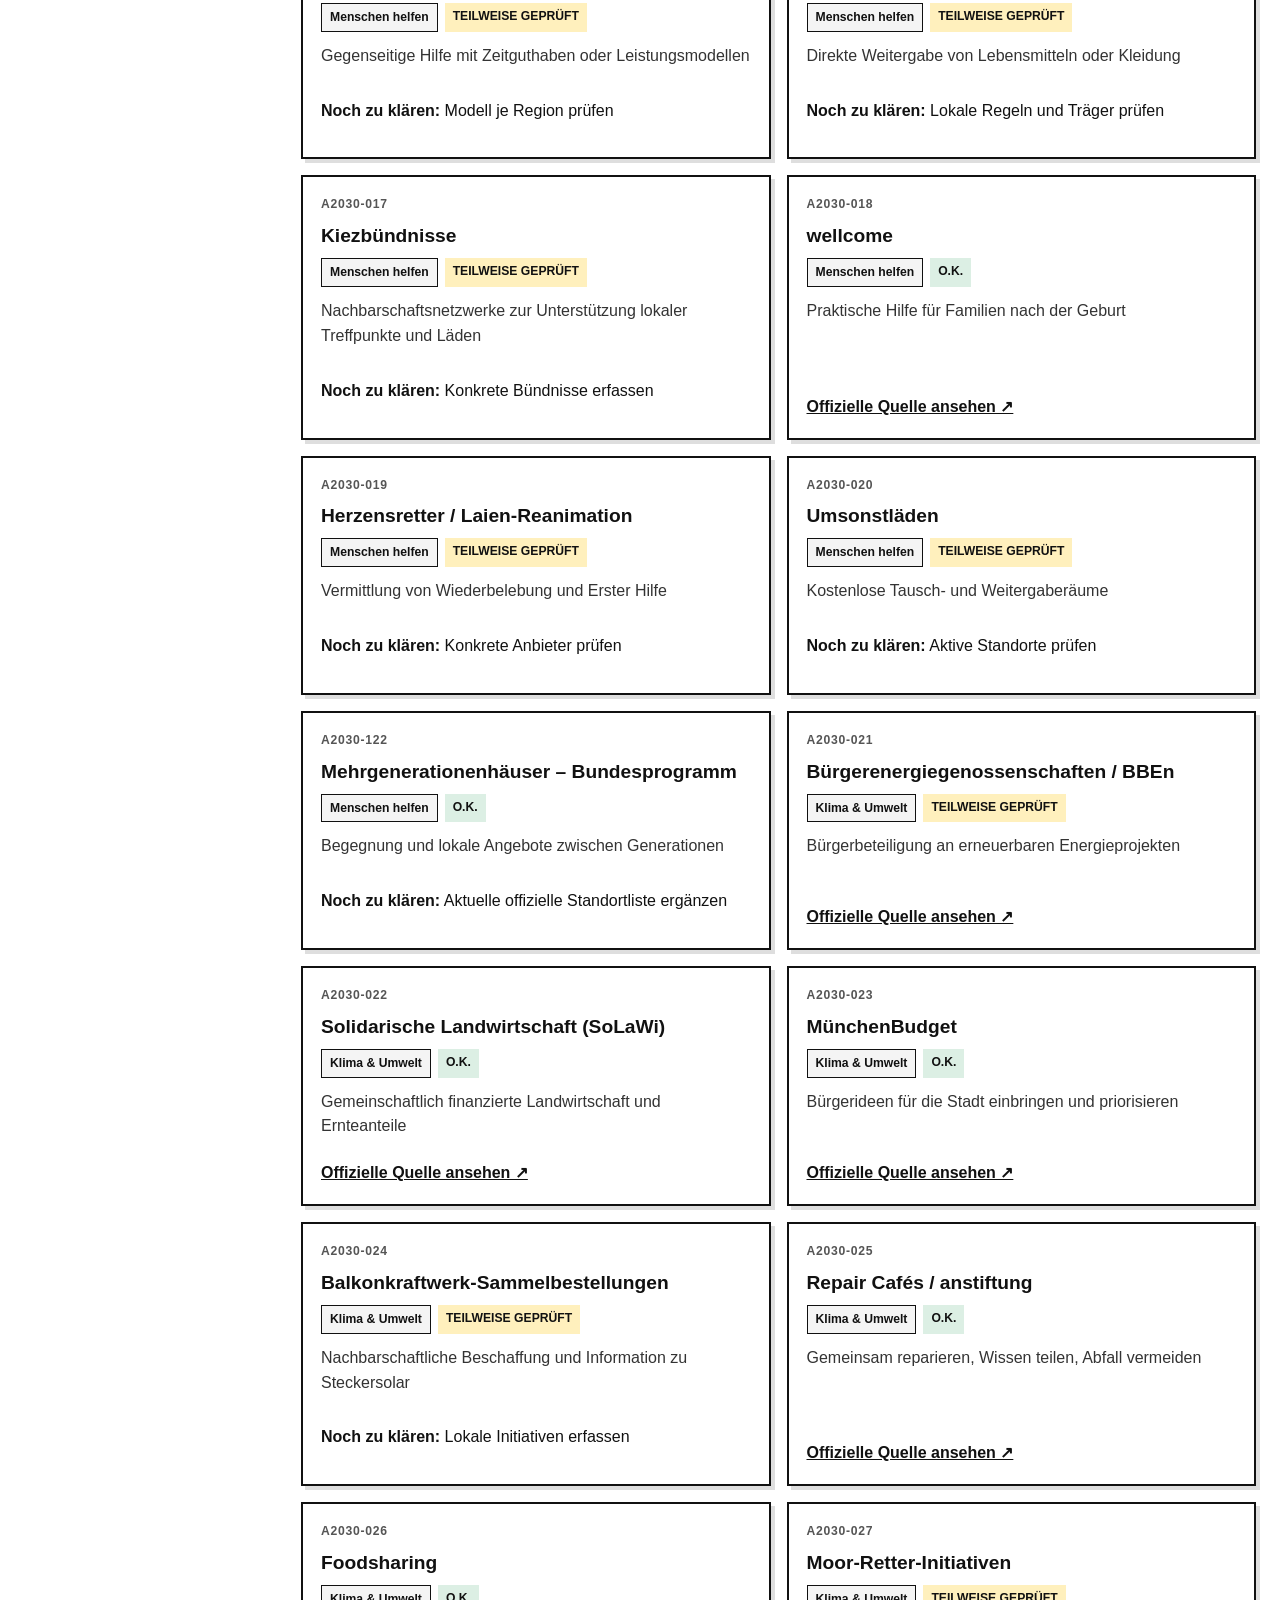
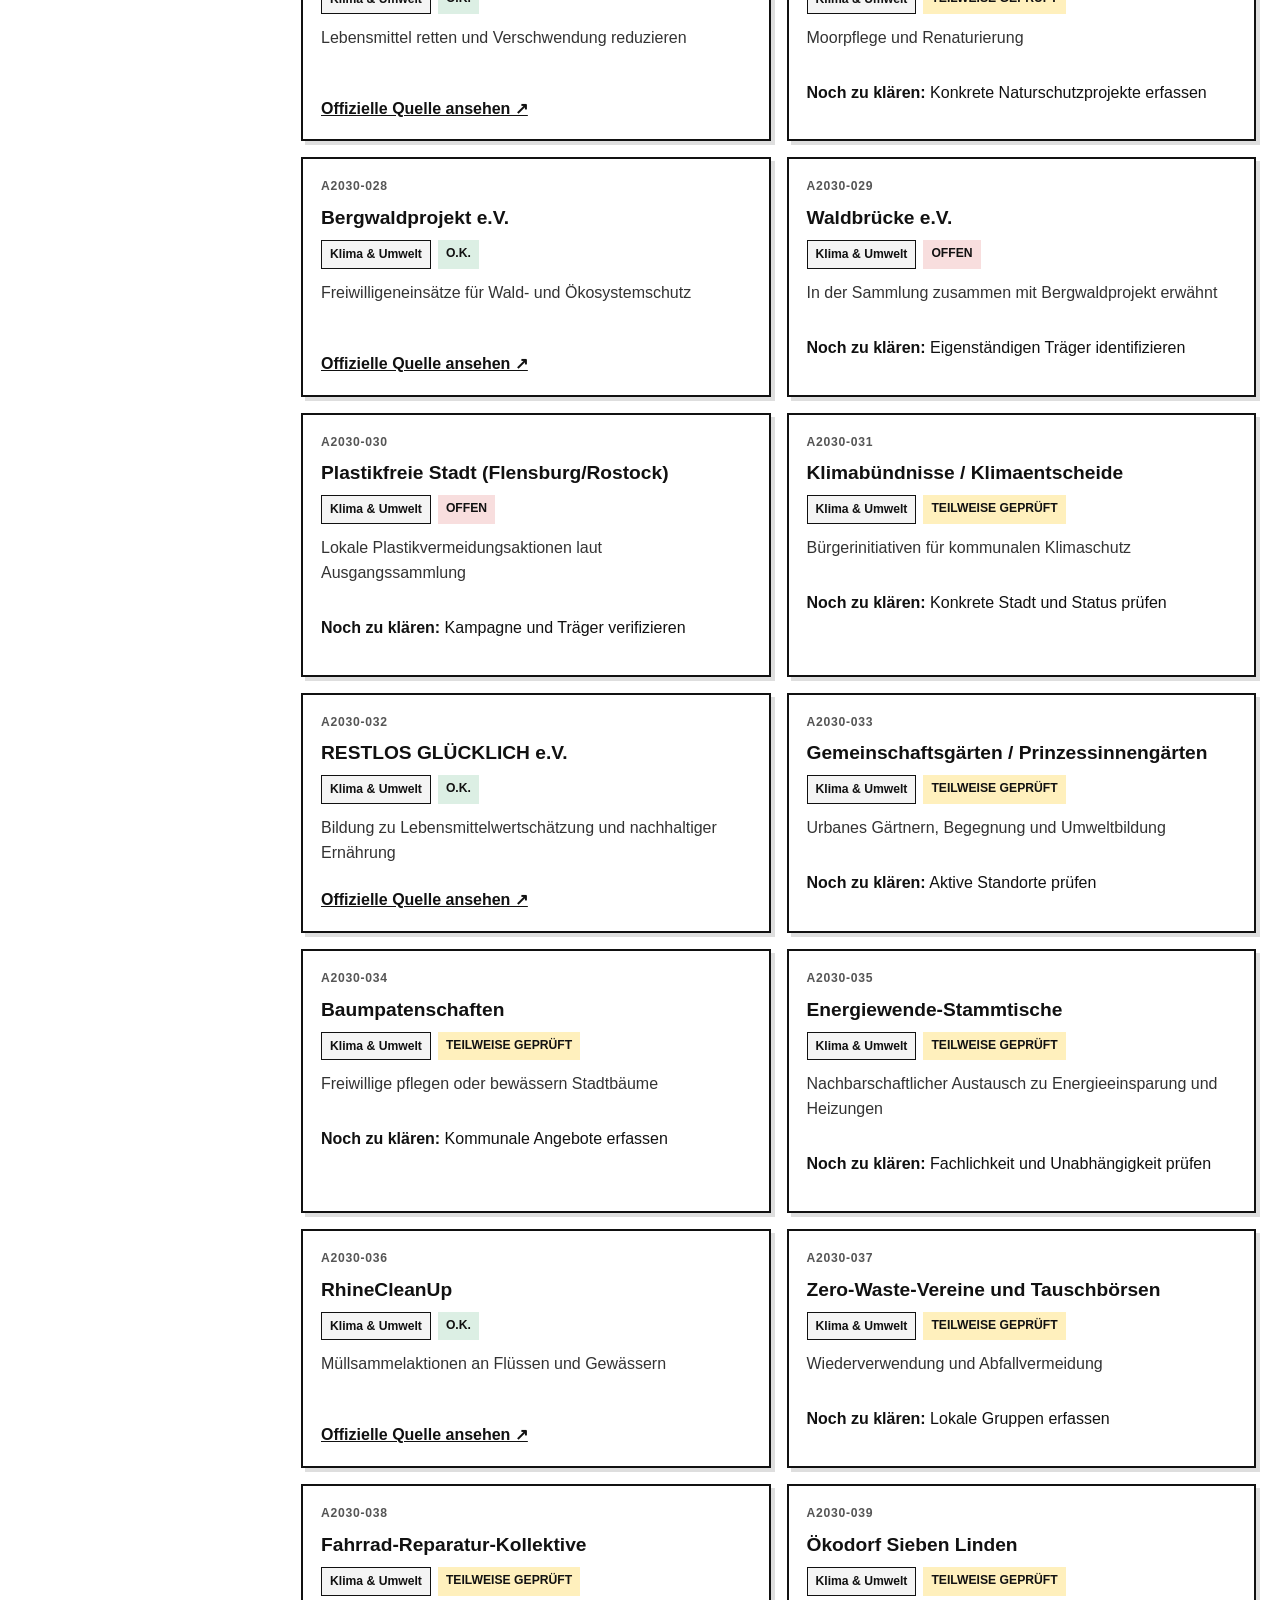
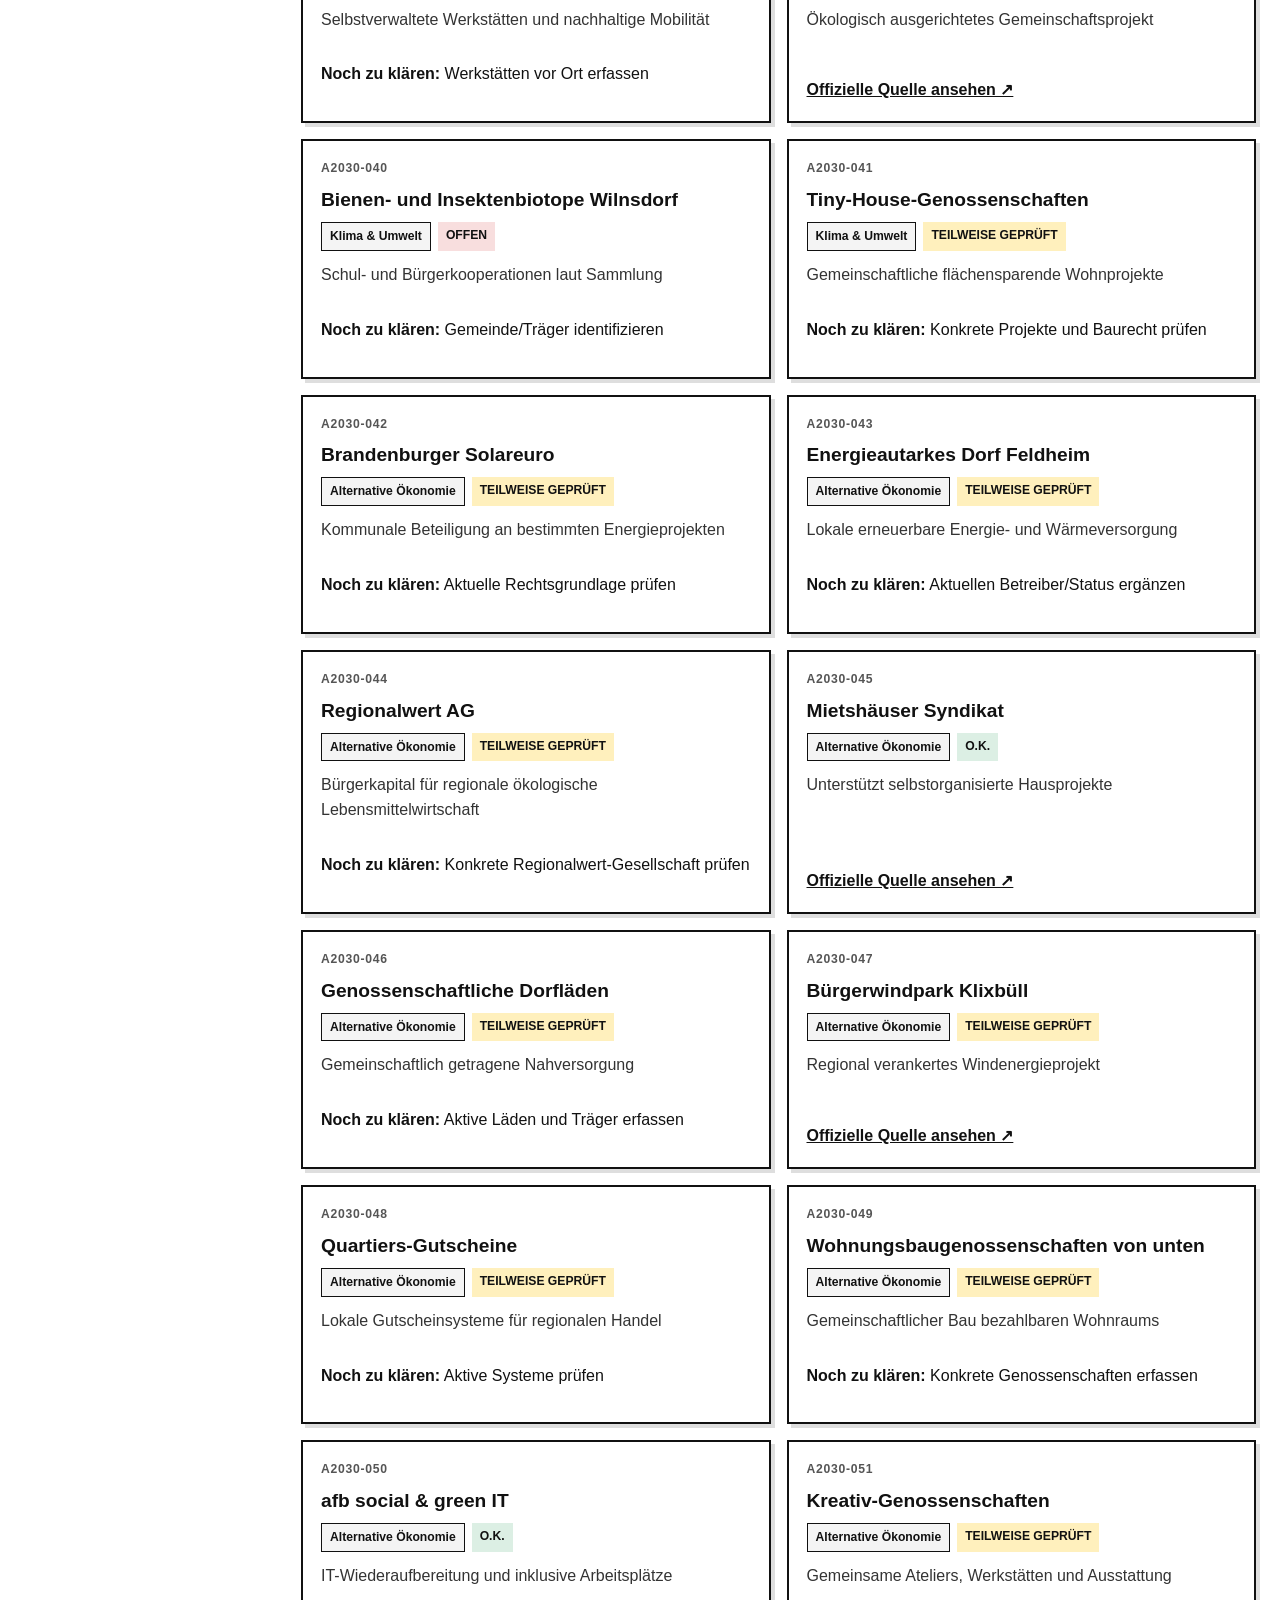
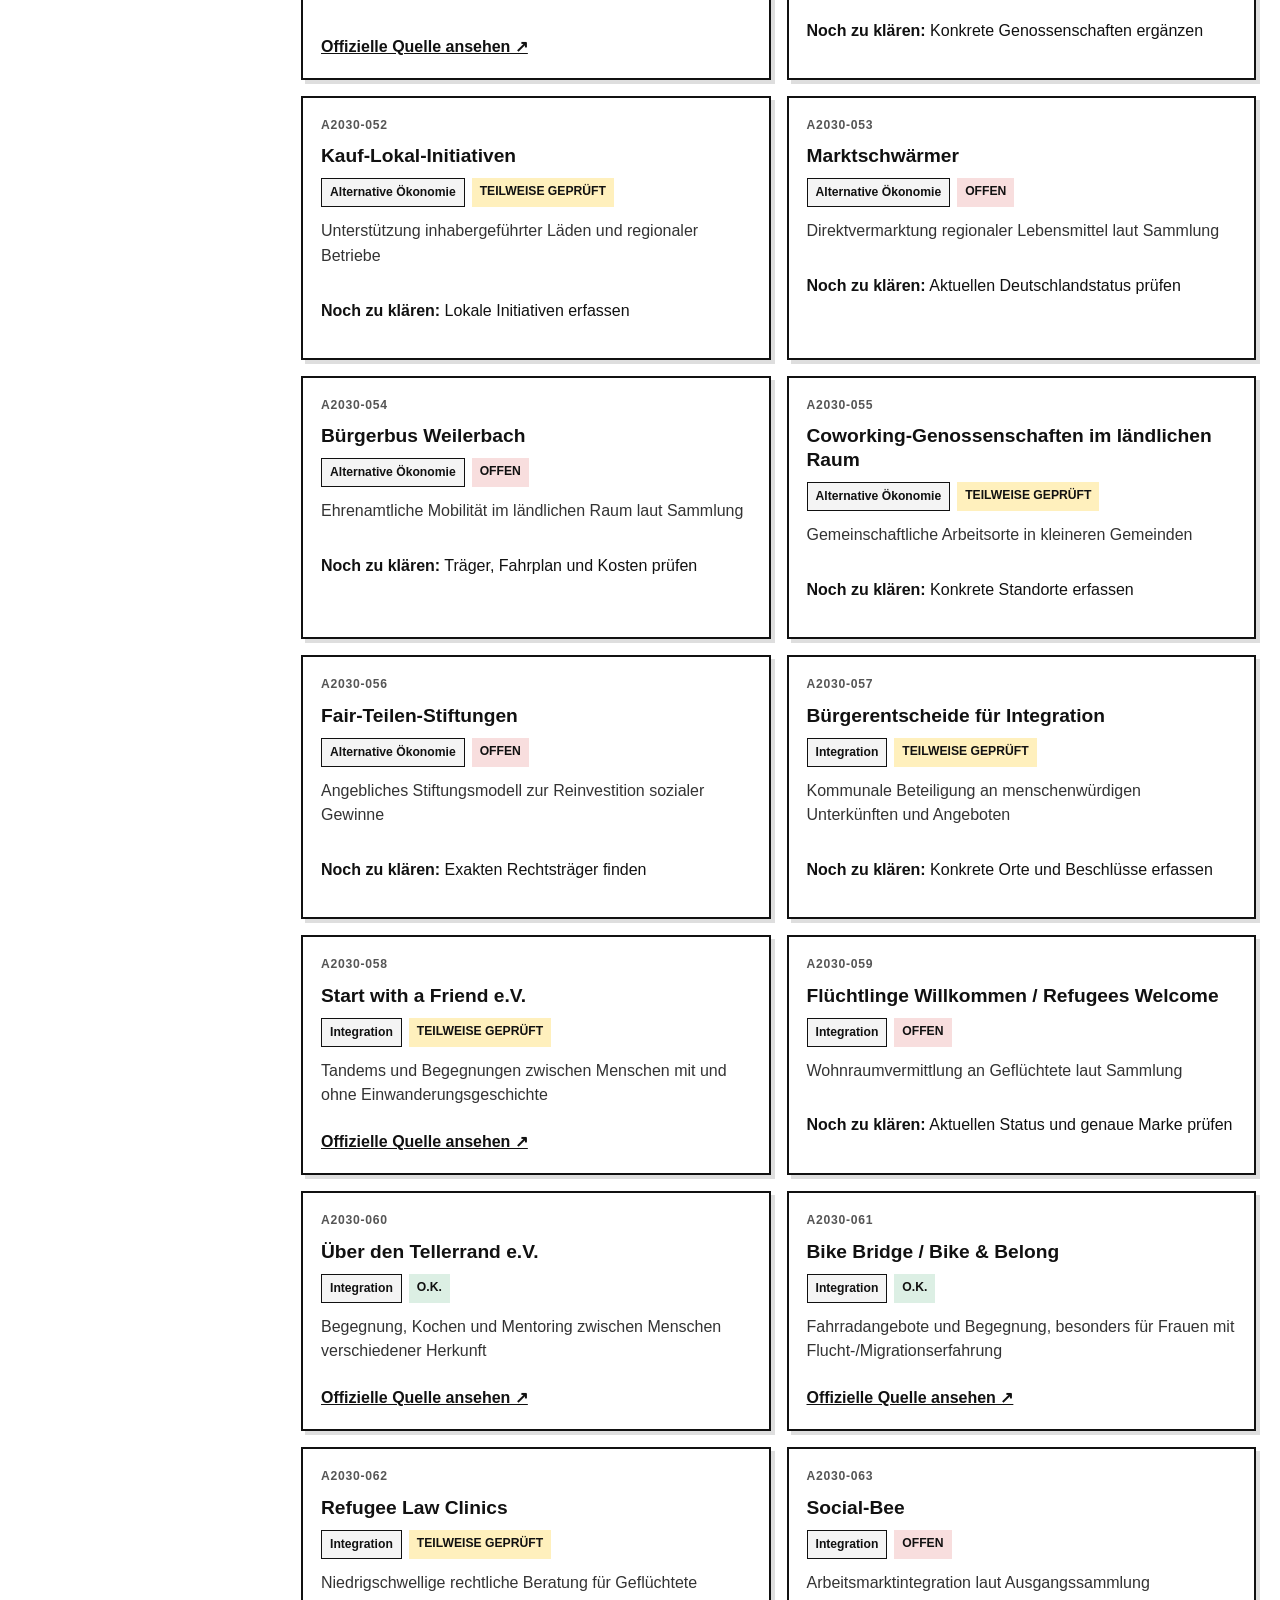
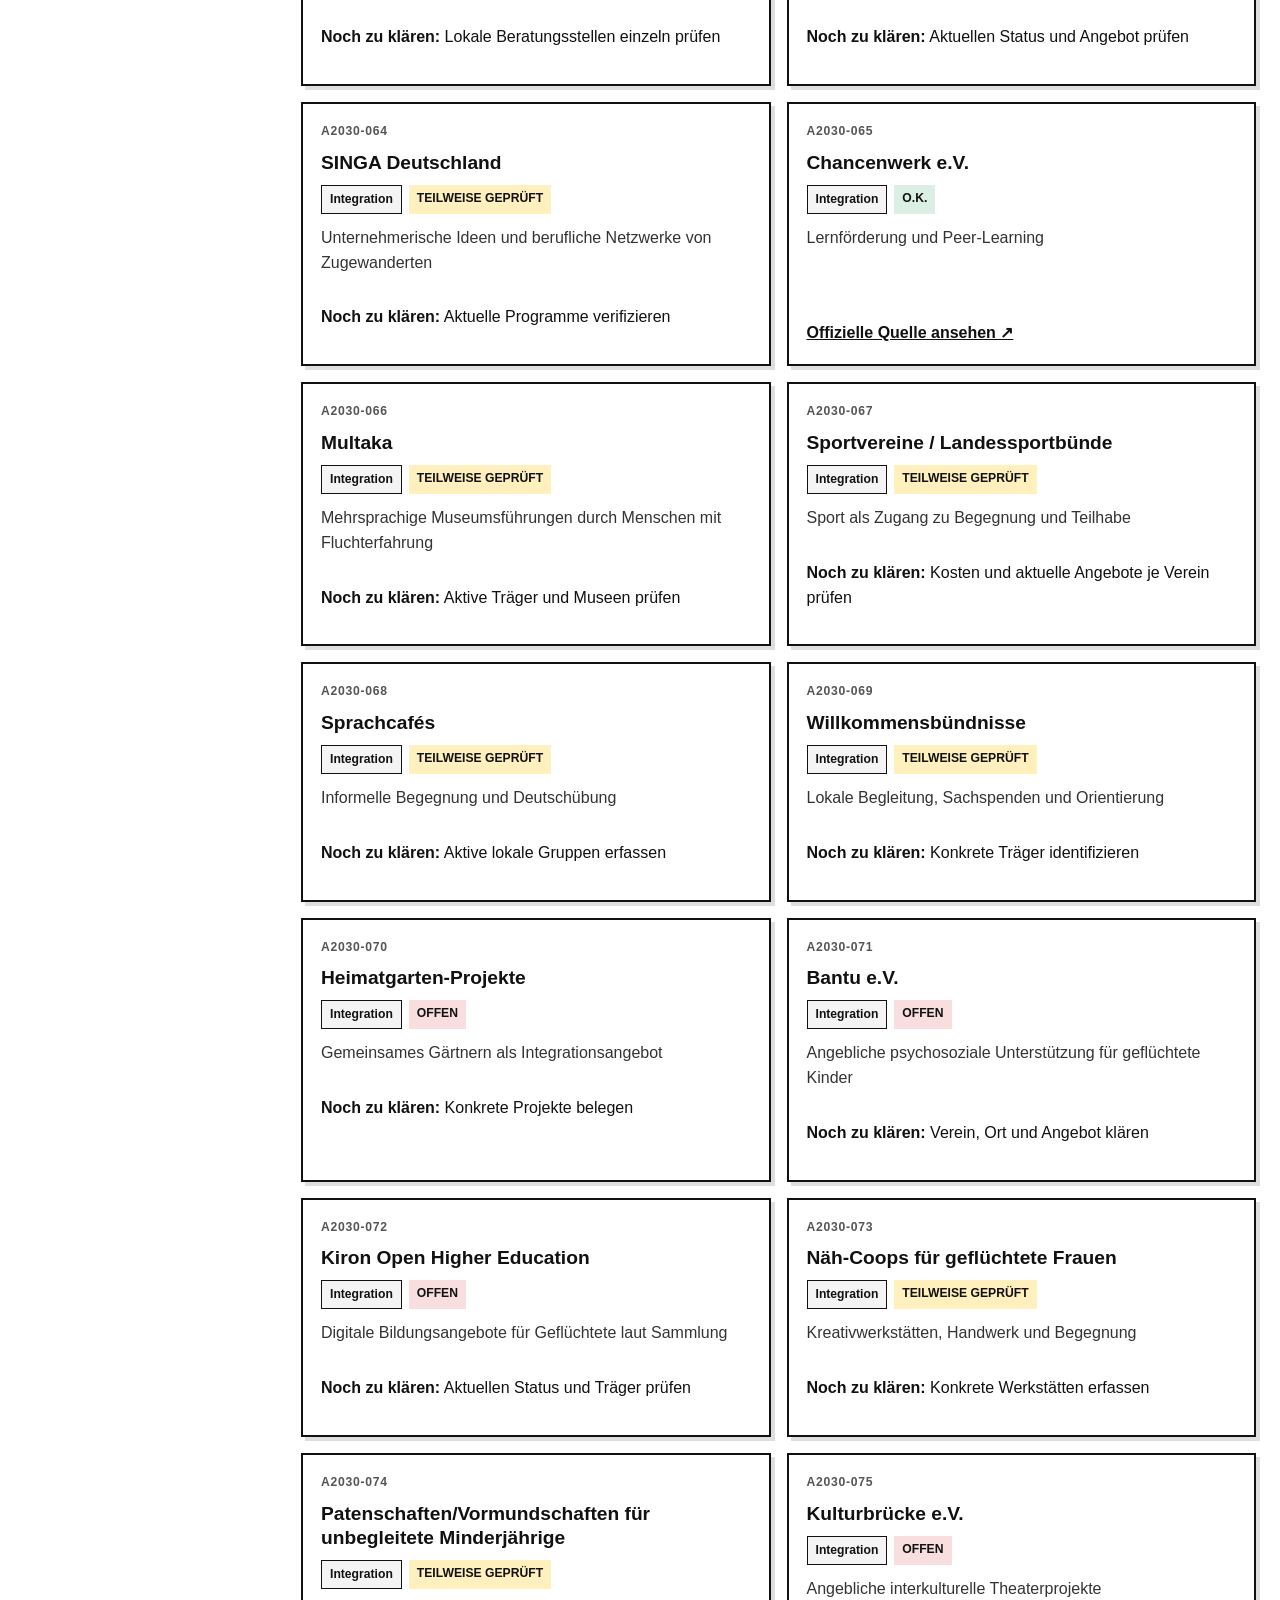
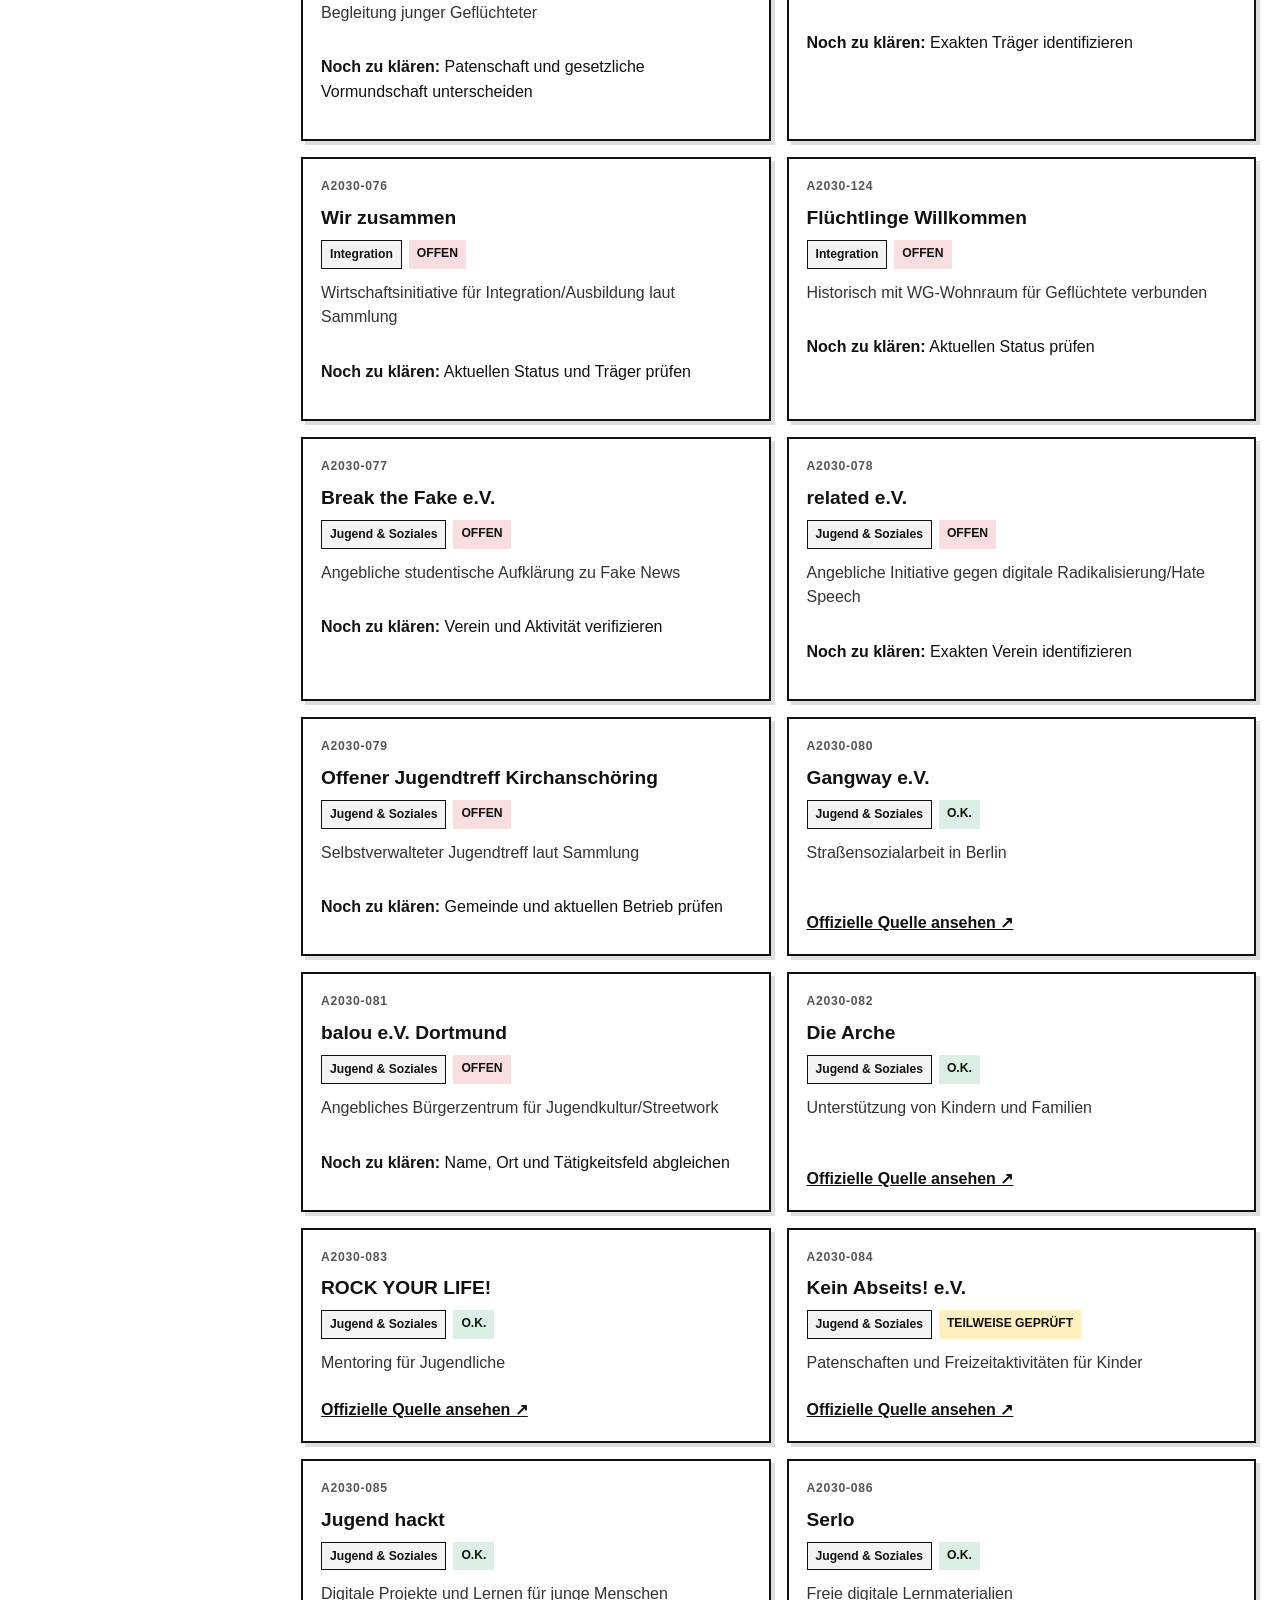
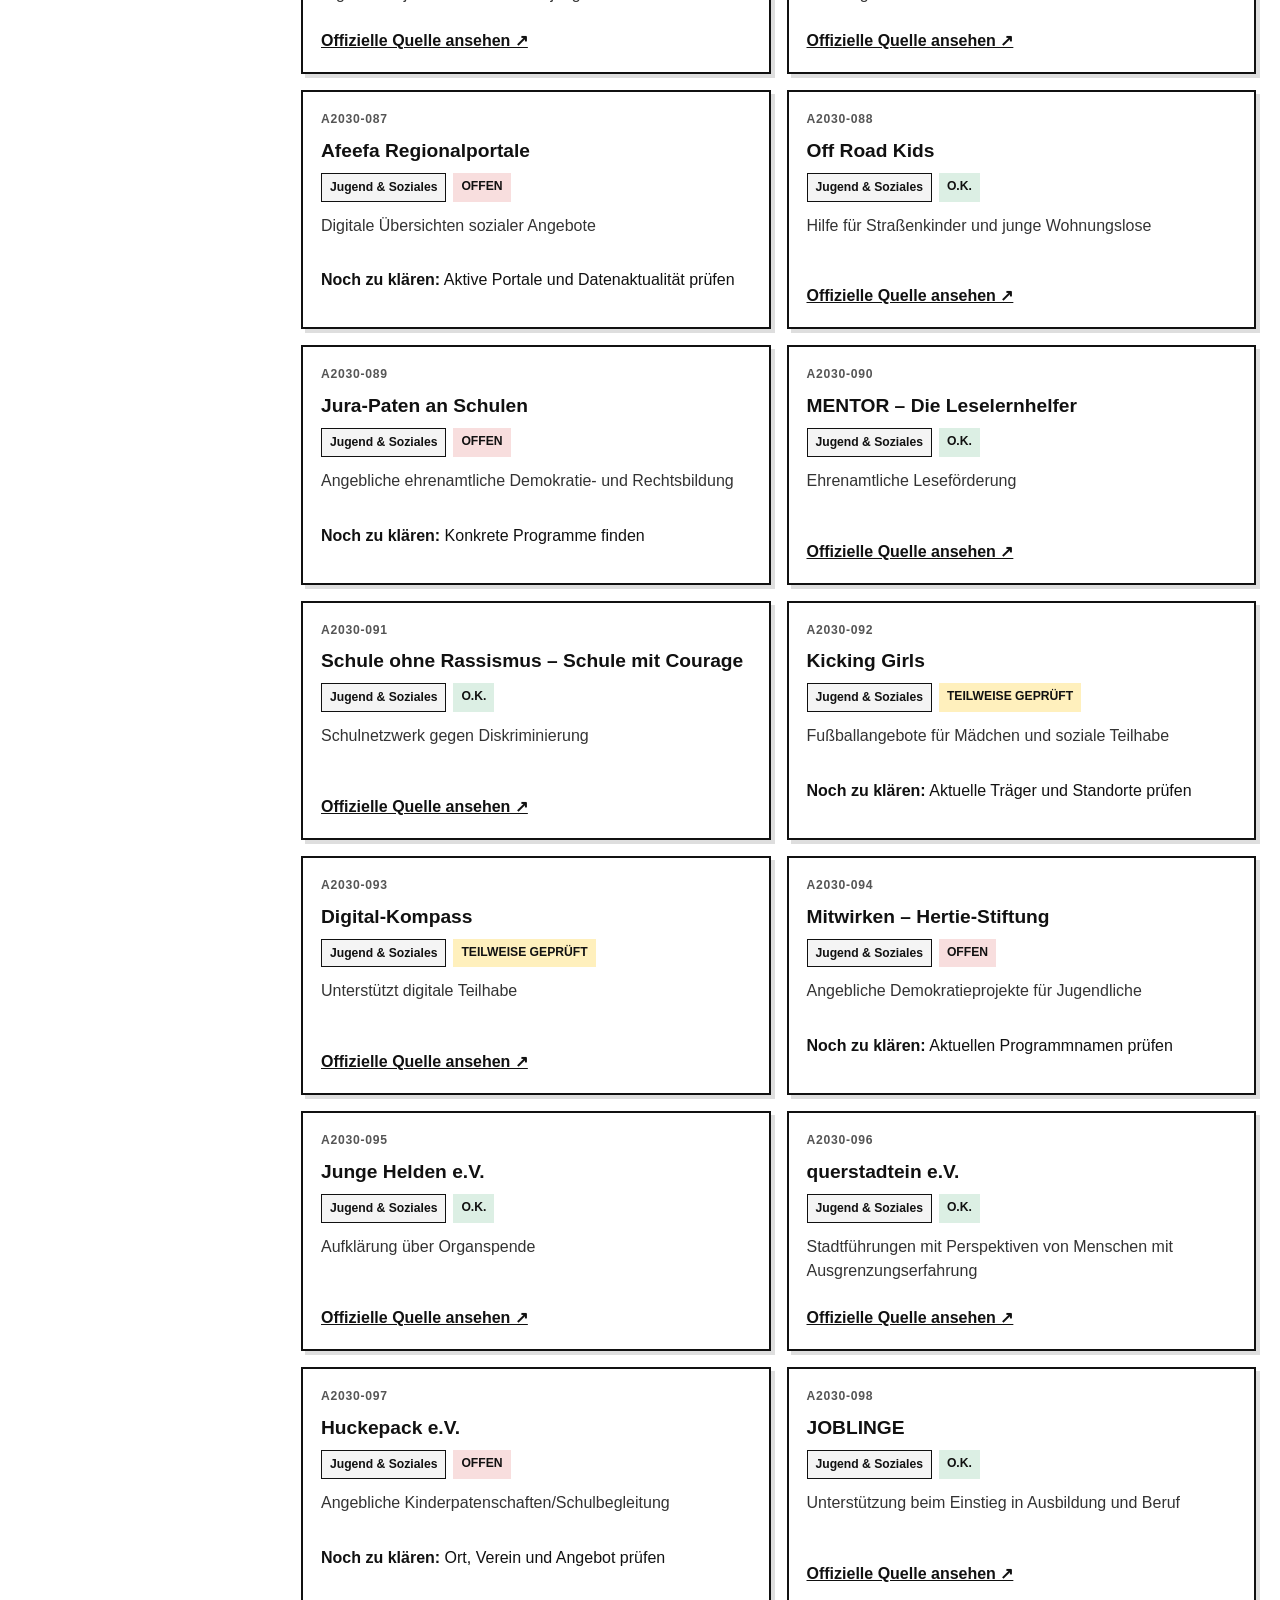
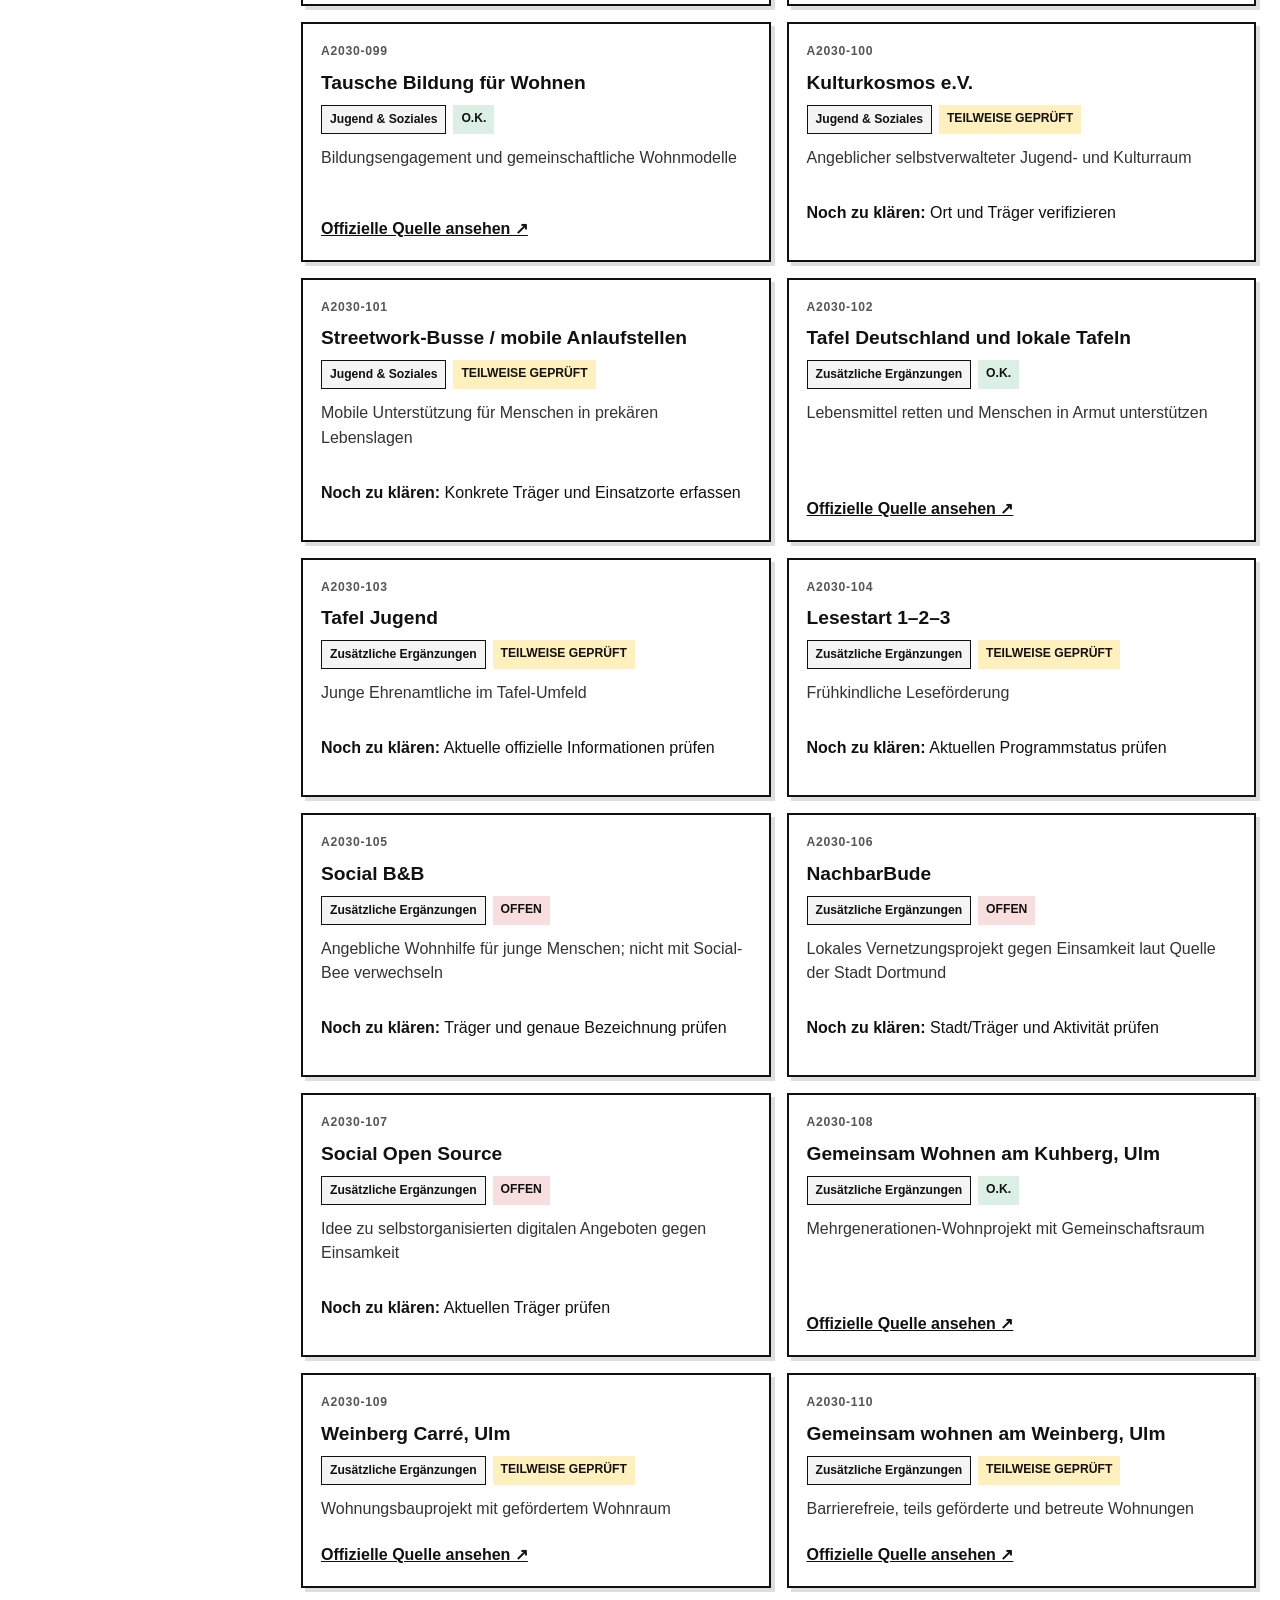
<file: projekte.html>
<!doctype html>
<html lang="de">
<head>
<meta charset="utf-8">
<meta name="viewport" content="width=device-width, initial-scale=1">
<meta name="description" content="Das Agenda-2030-Projektregister: gute Initiativen entdecken, nach Themen suchen und Möglichkeiten zum Mitmachen finden.">
<title>Projekte entdecken | Agenda 2030</title>
<link rel="stylesheet" href="style.css">
<style>
/* Projektregister – Version 1.9.0: übersichtliche, responsive Kartenansicht */
.project-intro{padding:34px 0 24px;border-bottom:var(--rule)}
.project-intro .eyebrow{display:inline-block;background:var(--yellow);padding:5px 9px;border:2px solid var(--ink)}
.project-intro h1{max-width:850px;margin:16px 0;font-size:clamp(2.5rem,5vw,4.5rem)}
.project-intro .lead{max-width:760px}
.project-actions{display:flex;flex-wrap:wrap;gap:12px;margin:22px 0 4px}
.project-toolbar{padding:22px 0;border-bottom:2px solid var(--ink);display:grid;grid-template-columns:minmax(0,1fr) minmax(180px,.45fr);gap:12px}
.project-toolbar input,.project-toolbar select{width:100%;min-height:48px;border:2px solid var(--ink);border-radius:0;padding:10px 12px;font:inherit;background:#fff;color:var(--ink)}
.project-toolbar input:focus,.project-toolbar select:focus{outline:3px solid var(--yellow);outline-offset:2px}
.project-meta{display:flex;justify-content:space-between;align-items:center;gap:12px;flex-wrap:wrap;padding:15px 0;color:#444;font-size:.92rem}
.topic-grid{display:grid;grid-template-columns:repeat(3,minmax(0,1fr));gap:12px;padding:12px 0 24px}
.topic-button{display:block;text-align:left;min-height:126px;border:2px solid var(--ink);padding:16px;background:#fff;font:inherit;cursor:pointer;box-shadow:4px 4px 0 var(--ink);transition:transform .12s,box-shadow .12s}
.topic-button:hover,.topic-button:focus-visible{transform:translate(-2px,-2px);box-shadow:6px 6px 0 var(--ink);outline:0}
.topic-button[aria-pressed="true"]{background:var(--yellow)}
.topic-icon{display:block;font-size:1.45rem;font-weight:900;margin-bottom:7px}
.topic-name{display:block;font-weight:900;font-size:1rem}
.topic-desc{display:block;color:#444;font-size:.84rem;line-height:1.4;margin-top:4px}
.project-results{display:grid;grid-template-columns:repeat(2,minmax(0,1fr));gap:16px;padding:8px 0 36px}
.project-card{border:2px solid var(--ink);padding:18px;min-width:0;display:flex;flex-direction:column;background:#fff;box-shadow:4px 4px 0 #dedede}
.project-card h3{font-size:1.2rem;line-height:1.25;margin:10px 0}
.project-id{font-size:.76rem;letter-spacing:.06em;font-weight:800;color:#555}
.project-description{margin:0 0 14px;color:#333}
.project-tags{display:flex;gap:7px;flex-wrap:wrap;margin:0 0 12px}
.project-tag{display:inline-block;padding:4px 8px;font-size:.76rem;font-weight:800;border:1px solid var(--ink);background:#f4f4f4}
.status{border:0}.status.belegt{background:#dcefe4}.status.teilweise{background:#fff0bd}.status.offen{background:#f8dede}
.project-card .project-link{font-weight:800;margin-top:auto;padding-top:8px;overflow-wrap:anywhere}
.project-empty,.project-error{border:2px dashed #777;padding:24px;margin:12px 0 32px}
.project-loading{padding:24px 0;color:#444}
.register-note{border-left:8px solid var(--blue);background:#f2f6fb;padding:16px 18px;margin:6px 0 28px}
.register-note p{margin:4px 0}
@media(max-width:850px){.topic-grid{grid-template-columns:repeat(2,minmax(0,1fr))}.project-results{grid-template-columns:1fr}}
@media(max-width:560px){.project-toolbar{grid-template-columns:1fr}.topic-grid{grid-template-columns:1fr}.topic-button{min-height:auto}.project-intro{padding-top:24px}}
</style>
</head>
<body>
<header class="site-header"><div class="header-inner"><a class="brand" href="index.html"><span class="logo" aria-hidden="true"><span></span><span></span><span></span><span></span><span></span><span></span></span><span class="brand-name">AGENDA 2030<small>Gemeinsam Zukunft gestalten</small></span></a><div class="header-tools"><button class="language-toggle" id="language-toggle" type="button" aria-label="Switch language to English" aria-pressed="false">EN <span aria-hidden="true">⌄</span></button><button class="menu-toggle" type="button" aria-expanded="false" aria-controls="side-menu" onclick="const m=document.getElementById('side-menu');const o=this.getAttribute('aria-expanded')==='true';this.setAttribute('aria-expanded',String(!o));m.classList.toggle('open',!o);this.textContent=o?'☰ Menü':'✕ Schließen';">☰ Menü</button></div></div></header>
<div class="layout"><aside class="side-nav"><p class="nav-label">Navigation</p><nav id="side-menu" aria-label="Hauptnavigation"><a href="index.html" data-i18n="home">Startseite</a><a href="agenda.html" data-i18n="agenda">Unsere Agenda</a><a href="projekte.html" data-i18n="projects">Projekte entdecken</a><a href="karte.html" data-i18n="map">Projektkarte</a><a href="gemeinsam-ermoeglichen.html" data-i18n="together">Gemeinsam ermöglichen</a><a href="mitmachen.html" data-i18n="takepart">Mitmachen</a><a href="kontakt.html" data-i18n="contact">Kontakt</a><a href="grundsaetze.html" data-i18n="principles">Grundsätze & Transparenz</a></nav></aside>
<main>
<section class="project-intro"><span class="eyebrow">Das Projektregister · Version 1.9.0</span><h1>Gute Ideen.<br>Konkrete Projekte.</h1><p class="lead">Überall engagieren sich Menschen für Zusammenhalt, eine lebenswerte Umwelt und faire Chancen. Entdecke ihre Initiativen, filtere nach Themen und finde heraus, worum es geht.</p><div class="project-actions"><a class="button primary" href="karte.html">Projekte auf der Deutschlandkarte →</a><a class="button" href="projektregister.md" target="_blank" rel="noopener noreferrer">Vollständiges Register als Text ↗ <span class="visually-hidden">(öffnet neuen Tab)</span></a></div></section>
<section aria-labelledby="themen-title"><h2 id="themen-title">Was interessiert dich?</h2><p>Wähle einen Themenbereich oder suche direkt nach einem Projektnamen oder Stichwort.</p><div class="topic-grid" id="topic-grid">
<button class="topic-button" data-topic="Menschen helfen" aria-pressed="false"><span class="topic-icon">01 / ♥</span><span class="topic-name">Menschen helfen & Nachbarschaft</span><span class="topic-desc">Alltagshilfe, Begegnung und Zusammenhalt</span></button>
<button class="topic-button" data-topic="Klima & Umwelt" aria-pressed="false"><span class="topic-icon">02 / ◉</span><span class="topic-name">Klima & Umwelt</span><span class="topic-desc">Natur schützen, reparieren und Ressourcen sparen</span></button>
<button class="topic-button" data-topic="Alternative Ökonomie" aria-pressed="false"><span class="topic-icon">03 / ↗</span><span class="topic-name">Gemeinwohl & Wirtschaft</span><span class="topic-desc">Genossenschaften, Wohnen und regionale Versorgung</span></button>
<button class="topic-button" data-topic="Integration" aria-pressed="false"><span class="topic-icon">04 / ◎</span><span class="topic-name">Vielfalt & Teilhabe</span><span class="topic-desc">Begegnung, Integration und gleiche Chancen</span></button>
<button class="topic-button" data-topic="Bildung" aria-pressed="false"><span class="topic-icon">05 / +</span><span class="topic-name">Jugend & Bildung</span><span class="topic-desc">Lernen, Mentoring und Engagement</span></button>
<button class="topic-button" data-topic="Wohnen" aria-pressed="false"><span class="topic-icon">06 / ⌂</span><span class="topic-name">Wohnen & Gemeinschaft</span><span class="topic-desc">Gemeinschaftliches und bezahlbares Wohnen</span></button>
</div></section>
<section aria-label="Projektliste"><div class="project-toolbar"><input id="project-search" type="search" placeholder="Projekt, Thema oder Stichwort suchen …" aria-label="Projektregister durchsuchen"><select id="status-filter" aria-label="Nach Prüfstatus filtern"><option value="alle">Alle Prüfstände</option><option value="O.K.">O.K.</option><option value="TEILWEISE GEPRÜFT">Teilweise geprüft</option><option value="OFFEN">Noch offen</option></select></div><div class="project-meta"><strong id="result-count">152 Registereinträge werden geladen …</strong><button id="clear-filters" class="button" type="button">Filter zurücksetzen</button></div><div class="register-note"><p><strong>Transparenz ist uns wichtig.</strong></p><p>Der Prüfstatus zeigt, wie gut Angaben und Quellen bereits nachvollzogen sind. „Offen“ bedeutet nicht automatisch falsch – sondern, dass weitere Prüfung nötig ist. Eine Karte zeigt nur Projekte mit belastbarer geografischer Zuordnung.</p></div><div id="project-results" class="project-results" aria-live="polite"><p class="project-loading">Die Projekte werden aus dem vollständigen Register geladen …</p></div><div id="project-error" class="project-error" hidden>Das Register konnte nicht automatisch geladen werden. Du kannst es direkt öffnen: <a href="projektregister.md">projektregister.md</a>.</div></section>
</main></div>
<footer class="site-footer"><div class="footer-inner"><div><a class="brand" href="index.html"><span class="logo" aria-hidden="true"><span></span><span></span><span></span><span></span><span></span><span></span></span><span class="brand-name">AGENDA 2030<small>Gemeinsam Zukunft gestalten</small></span></a><div class="footer-links"><a href="index.html" data-i18n="home">Startseite</a><a href="agenda.html" data-i18n="agenda">Unsere Agenda</a><a href="projekte.html" data-i18n="projects">Projekte entdecken</a><a href="karte.html" data-i18n="map">Projektkarte</a><a href="gemeinsam-ermoeglichen.html" data-i18n="together">Gemeinsam ermöglichen</a><a href="mitmachen.html" data-i18n="takepart">Mitmachen</a><a href="kontakt.html" data-i18n="contact">Kontakt</a><a href="grundsaetze.html" data-i18n="principles">Grundsätze & Transparenz</a><a href="impressum.html" data-i18n="legal">Impressum</a></div></div></div></footer>
<script>
(function(){
 const search=document.getElementById('project-search'), statusFilter=document.getElementById('status-filter'), results=document.getElementById('project-results'), count=document.getElementById('result-count'), error=document.getElementById('project-error');
 let projects=[], activeTopic='';
 const esc=s=>String(s||'').replace(/[&<>"']/g,c=>({'&':'&amp;','<':'&lt;','>':'&gt;','"':'&quot;',"'":'&#39;'}[c]));
 function parseRegister(md){
  const lines=md.replace(/\r/g,'').split('\n'); let topic='Weitere Themen', current=null, out=[];
  function save(){if(current){current.topic=current.topic||topic;current.searchText=[current.id,current.name,current.description,current.type,current.topic,current.status,current.source,current.open].join(' ').toLocaleLowerCase('de');out.push(current);current=null;}}
  for(const line of lines){
   const sec=line.match(/^#{2}\s+\d+\.\s+(.+)$/); if(sec){save();topic=sec[1].trim();continue;}
   const h=line.match(/^###\s+\*{0,2}(A2030-\d+)\s*[·|–-]\s*(.+?)\*{0,2}\s*$/); if(h){save();current={id:h[1],name:h[2].trim(),topic,status:'OFFEN',type:'',description:'',source:'',open:''};continue;}
   if(!current)continue;
   let m;
   if((m=line.match(/^\*\*Prüfstatus:\*\*\s*(.+)/i)) || (m=line.match(/^\*\*Status:\*\*\s*(.+)/i))) current.status=m[1].trim().replace(/\s+$/,'');
   else if((m=line.match(/^\*\*Art:\*\*\s*(.+)/i)) || (m=line.match(/^\*\*Typ:\*\*\s*(.+)/i)))current.type=m[1].trim();
   else if((m=line.match(/^\*\*Themenbereich:\*\*\s*(.+)/i)))current.topic=m[1].trim();
   else if((m=line.match(/^\*\*Worum geht es\??\*\*\s*$/i))){current.readDescription=true;}
   else if((m=line.match(/^\*\*Quelle:\*\*\s*<?(https?:\/\/[^>\s]+)>?/i)) || (m=line.match(/^\[Quelle\]\((https?:\/\/[^)]+)\)/i)))current.source=m[1];
   else if((m=line.match(/^\*\*Noch zu klären:\*\*\s*(.+)/i)))current.open=m[1].trim();
   else if(current.readDescription && line.trim() && !line.trim().startsWith('**') && !line.trim().startsWith('<hr')){current.description=(current.description+' '+line.trim()).trim();current.readDescription=false;}
  }
  save();return out;
 }
 function statusClass(s){s=s.toUpperCase();return s==='O.K.'?'belegt':s.includes('TEILWEISE')?'teilweise':'offen';}
 function topicMatch(p){if(!activeTopic)return true;const t=(p.topic+' '+p.name+' '+p.description).toLocaleLowerCase('de');if(activeTopic==='Wohnen')return /wohn|wohnen|dorfladen|mietshäuser|tiny.house|mehrgenerationenhaus/i.test(t);if(activeTopic==='Bildung')return /bildung|jugend|schule|lernen|mentoring|leseförder|chancenwerk/i.test(t);return t.includes(activeTopic.toLocaleLowerCase('de')) || (activeTopic==='Menschen helfen' && /nachbarschaft|hilfe|einsamkeit|pflege|kinder|familien/i.test(t)) || (activeTopic==='Integration' && /vielfalt|flucht|geflücht|sprache|begegnung|teilhabe/i.test(t));}
 function render(){const q=search.value.trim().toLocaleLowerCase('de'), st=statusFilter.value;const filtered=projects.filter(p=>(!q||p.searchText.includes(q))&&(st==='alle'||p.status.toUpperCase()===st)&&topicMatch(p));count.textContent=window.A2030_t(filtered.length+' von '+projects.length+' Einträgen',filtered.length+' of '+projects.length+' entries');
  if(!filtered.length){results.innerHTML='<div class="project-empty">Keine passenden Projekte gefunden. Ändere den Suchbegriff oder setze die Filter zurück.</div>';return;}
  results.innerHTML=filtered.map(p=>'<article class="project-card"><span class="project-id">'+esc(p.id)+'</span><h3>'+esc(p.name)+'</h3><div class="project-tags"><span class="project-tag">'+esc(p.topic)+'</span><span class="project-tag status '+statusClass(p.status)+'">'+esc(p.status)+'</span></div><p class="project-description">'+esc(p.description||'Für diesen Eintrag liegt noch keine Kurzbeschreibung in der strukturierten Form vor.')+'</p>'+(p.open?'<p><strong>Noch zu klären:</strong> '+esc(p.open)+'</p>':'')+(p.source?'<a class="project-link" href="'+esc(p.source)+'" target="_blank" rel="noopener noreferrer">Offizielle Quelle ansehen ↗</a>':'')+'</article>').join('');
 }
 search.addEventListener('input',render);statusFilter.addEventListener('change',render);
 document.querySelectorAll('.topic-button').forEach(b=>b.addEventListener('click',()=>{activeTopic=activeTopic===b.dataset.topic?'':b.dataset.topic;document.querySelectorAll('.topic-button').forEach(x=>x.setAttribute('aria-pressed',String(x.dataset.topic===activeTopic)));render();document.getElementById('project-search').focus({preventScroll:true});}));
 document.getElementById('clear-filters').addEventListener('click',()=>{search.value='';statusFilter.value='alle';activeTopic='';document.querySelectorAll('.topic-button').forEach(x=>x.setAttribute('aria-pressed','false'));render();});
 fetch('projekte.json',{cache:'no-cache'}).then(r=>{if(!r.ok)throw new Error('Projektdatei konnte nicht geladen werden');return r.json();}).then(data=>{if(!Array.isArray(data)||data.length!==152)throw new Error('Erwartet wurden 152 Registereinträge; geladen: '+(data&&data.length||0));projects=data.map(p=>({...p,searchText:[p.id,p.name,p.description,p.type,p.topic,p.status,p.source,p.open].join(' ').toLocaleLowerCase('de')}));render();}).catch(err=>{results.innerHTML='';error.hidden=false;count.textContent=window.A2030_t('Register nicht geladen','Register not loaded');console.error(err);});
})();
</script>
<script src="i18n.js"></script></body></html>
</file>
<file: style.css>
:root{--red:#e5232e;--yellow:#ffdf00;--blue:#0758b8;--ink:#111;--paper:#fff;--rule:4px solid var(--ink);--max:1280px}
*{box-sizing:border-box}
html{scroll-behavior:smooth;scroll-padding-top:24px}
body{margin:0;background:#fff;color:var(--ink);font-family:Arial,Helvetica,sans-serif;line-height:1.55}
a{color:inherit}
.site-header{border-bottom:var(--rule);background:#fff}
.header-inner{max-width:var(--max);margin:auto;padding:14px 24px;display:flex;align-items:center;justify-content:space-between;gap:20px}
.brand{display:flex;align-items:center;gap:13px;text-decoration:none;min-width:0;font-weight:900;line-height:1.05;letter-spacing:-.025em}
.brand-name{font-size:1.35rem;white-space:nowrap}.brand small{display:block;font-size:.8rem;font-weight:400;letter-spacing:0;margin-top:5px}
.logo{width:54px;height:54px;border:3px solid var(--ink);display:grid;grid-template-columns:1.1fr .8fr 1.2fr;grid-template-rows:1fr .8fr;gap:4px;background:var(--ink);flex-shrink:0}
.logo span{background:#fff}.logo span:nth-child(2){background:var(--blue)}.logo span:nth-child(3){background:var(--red)}.logo span:nth-child(4){background:var(--yellow)}
.menu-toggle{display:none;border:2px solid var(--ink);background:#fff;padding:9px 12px;font:inherit;font-weight:800;cursor:pointer}
.layout{max-width:var(--max);margin:auto;padding:0 24px;display:grid;grid-template-columns:245px minmax(0,1fr);grid-template-areas:"nav main";gap:32px}
main{min-width:0;grid-area:main}.side-nav{grid-area:nav}
.hero{display:grid;grid-template-columns:minmax(0,1.05fr) minmax(260px,.95fr);min-height:370px;border-bottom:var(--rule)}
.hero-copy{padding:44px 28px 40px 0;align-self:center}
.eyebrow{font-size:.8rem;font-weight:800;text-transform:uppercase;letter-spacing:.09em}
h1{font-size:clamp(2.6rem,5vw,4.7rem);line-height:.98;letter-spacing:-.05em;margin:12px 0 20px;font-weight:900}
.lead{font-size:clamp(1.08rem,1.8vw,1.3rem);max-width:600px}
.actions{display:flex;gap:12px;flex-wrap:wrap;margin-top:24px}
.button{display:inline-block;padding:11px 16px;border:2px solid var(--ink);font-weight:800;text-decoration:none;background:#fff}
.button:hover,.button:focus-visible{background:var(--yellow)}.button.primary{box-shadow:5px 5px 0 var(--red)}
/* Uneven grid: more black lines and more white space, inspired by Mondrian's asymmetric compositions */
.mondrian{border-left:var(--rule);display:grid;grid-template-columns:1.1fr .8fr 1.3fr .75fr;grid-template-rows:1.1fr .65fr 1.35fr .7fr;gap:5px;background:var(--ink);min-height:370px}
.mondrian div{background:#fff;min-width:0;min-height:0}
.mondrian .red{background:var(--red);grid-column:1;grid-row:1/3}
.mondrian .yellow{background:var(--yellow);grid-column:2/4;grid-row:1}
.mondrian .blue{background:var(--blue);grid-column:4;grid-row:2/4}
.mondrian .yellow2{background:var(--yellow);grid-column:2;grid-row:3/5}
.mondrian .red2{background:var(--red);grid-column:3;grid-row:4}
.mondrian .blue2{background:var(--blue);grid-column:1;grid-row:4}
.mondrian .whitewide{grid-column:2/4;grid-row:2}
.side-nav{padding:28px 0 24px;align-self:start;position:sticky;top:12px}
.nav-label{font-size:.75rem;text-transform:uppercase;letter-spacing:.1em;font-weight:900;margin:0 0 12px;color:#555}
.side-nav nav{border-top:2px solid var(--ink)}
.side-nav nav a{display:flex;align-items:center;gap:10px;padding:12px 10px;text-decoration:none;border-bottom:1px solid #999;font-weight:700}
.side-nav nav a::before{content:"";width:12px;height:12px;border:2px solid var(--ink);background:#fff;flex-shrink:0}
.side-nav nav a:nth-child(2)::before{background:var(--yellow)}.side-nav nav a:nth-child(3)::before{background:var(--blue)}.side-nav nav a:nth-child(4)::before{background:var(--red)}.side-nav nav a:nth-child(5)::before{background:var(--yellow)}.side-nav nav a:nth-child(6)::before{background:#fff}.side-nav nav a:nth-child(7)::before{background:var(--blue)}
.side-nav nav a:hover,.side-nav nav a[aria-current=page]{background:#f5f5f5;border-left:5px solid var(--red);padding-left:5px}
.side-note{margin-top:22px;padding:14px;border:2px solid var(--ink);font-size:.9rem}
.section{padding:28px 0;border-bottom:2px solid var(--ink)}
.section-title{display:flex;align-items:center;gap:12px;font-size:1.55rem;margin:0 0 18px}
.swatch{width:23px;height:23px;border:2px solid var(--ink);display:inline-block;flex-shrink:0}.swatch.red{background:var(--red)}.swatch.yellow{background:var(--yellow)}.swatch.blue{background:var(--blue)}
.cards{display:grid;grid-template-columns:repeat(3,minmax(0,1fr));gap:12px}
.card{border:2px solid var(--ink);padding:17px 16px;min-height:172px;background:#fff}
.card::before{content:"";display:block;width:34px;height:8px;background:var(--red);margin:-17px 0 15px -16px;border:2px solid var(--ink);border-top:0}
.card:nth-child(2)::before,.card:nth-child(5)::before{background:var(--yellow)}.card:nth-child(3)::before{background:var(--blue)}
.card h3{font-size:1.05rem;line-height:1.2;margin:0 0 9px}.card p{font-size:.94rem}
.textlink{font-weight:800;text-decoration-thickness:3px;text-decoration-color:var(--blue);text-underline-offset:5px}
.feature{display:grid;grid-template-columns:1fr 1fr;gap:24px;padding:26px 0}
.feature>div{padding-right:14px}.feature>div+div{border-left:2px solid var(--ink);padding-left:24px}
.pagehead{padding:42px 0 26px;border-bottom:var(--rule);margin-bottom:26px}
.pagehead h1{font-size:clamp(2.3rem,4vw,3.8rem);margin:10px 0 14px}
.content{max-width:850px;padding-bottom:45px}.content h2{margin-top:30px;padding-top:12px;border-top:2px solid var(--ink)}
.notice{padding:17px;border-left:8px solid var(--red);background:#f5f5f5}
.site-footer{border-top:var(--rule);margin-top:30px}
.footer-inner{max-width:var(--max);margin:auto;padding:22px 24px;display:block}
.footer-principle{display:none}
.footer-links{display:flex;gap:14px;flex-wrap:wrap;margin-top:10px;font-size:.88rem}
.bottom-grid{height:20px;background:linear-gradient(90deg,var(--red) 0 12%,var(--ink) 12% 12.35%,#fff 12.35% 23%,var(--ink) 23% 23.35%,var(--yellow) 23.35% 39%,var(--ink) 39% 39.35%,var(--blue) 39.35% 57%,var(--ink) 57% 57.35%,#fff 57.35% 77%,var(--ink) 77% 77.35%,var(--red) 77.35% 84%,var(--ink) 84% 84.35%,var(--yellow) 84.35%)}
.small{font-size:.9rem;color:#444}
@media(max-width:1000px){.layout{grid-template-columns:210px minmax(0,1fr);grid-template-areas:"nav main";gap:22px}.hero{grid-template-columns:minmax(0,1fr) minmax(220px,.8fr)}.cards{grid-template-columns:repeat(2,minmax(0,1fr))}}
@media(max-width:720px){
 .header-inner{padding:12px 16px;flex-wrap:wrap}.brand-name{font-size:1.15rem}.logo{width:46px;height:46px}
 .menu-toggle{display:block;margin-left:auto}
 .layout{display:flex;flex-direction:column;padding:0 16px;gap:0}
 .side-nav{position:static;order:-1;width:100%;padding:10px 0 0}
 .side-nav .nav-label,.side-note{display:none}
 .side-nav nav{display:none;border:2px solid var(--ink);margin-bottom:10px}
 .side-nav nav.open{display:grid;grid-template-columns:1fr 1fr}
 .side-nav nav a{padding:10px;font-size:.94rem}
 .side-nav nav a:hover,.side-nav nav a[aria-current=page]{padding-left:5px}
 .hero{grid-template-columns:1fr;min-height:0}.hero-copy{padding:32px 0}
 .mondrian{border-left:0;border-top:var(--rule);min-height:250px}
 .feature{grid-template-columns:1fr;gap:20px}.feature>div+div{border-left:0;border-top:2px solid var(--ink);padding:20px 0 0}
 .footer-inner{grid-template-columns:1fr;padding:20px 16px;gap:16px}
 .footer-principle{text-align:left;border-left:0;border-top:2px solid var(--ink);padding:16px 0 0}
}
@media(max-width:440px){.cards{grid-template-columns:1fr}.hero-copy{padding:28px 0}.actions .button{width:100%;text-align:center}h1{font-size:2.8rem}.side-nav nav.open{grid-template-columns:1fr}}
@media(prefers-reduced-motion:reduce){html{scroll-behavior:auto}}


/* Interaktive Deutschlandkarte – Leaflet */
.map-intro{max-width:850px;margin-bottom:22px}
.map-shell{border:3px solid var(--ink);background:#fff;padding:8px}
#project-map{width:100%;height:min(68vh,680px);min-height:420px;background:#e9edf0;border:1px solid #777}
.map-controls{display:flex;align-items:center;gap:12px;flex-wrap:wrap;margin:18px 0}
.map-controls label{font-weight:800}
.map-controls select,.map-controls input{font:inherit;border:2px solid var(--ink);padding:9px 10px;background:#fff;max-width:100%}
.map-status{padding:14px 16px;border-left:7px solid var(--blue);background:#f4f6f8;margin:16px 0}
.map-legend{display:flex;gap:16px;flex-wrap:wrap;font-size:.9rem;margin:12px 0}
.map-legend span{display:inline-flex;align-items:center;gap:7px}
.map-dot{display:inline-block;width:13px;height:13px;background:var(--red);border:2px solid var(--ink);border-radius:50%}
.map-popup h3{margin:0 0 6px;font-size:1.05rem}.map-popup p{margin:5px 0}
@media(max-width:760px){#project-map{height:62vh;min-height:360px}.map-shell{padding:4px}.map-controls{align-items:stretch;flex-direction:column}.map-controls select,.map-controls input{width:100%}}

/* Projektregister-Suchergebnisse der Deutschlandkarte v0.7 */
.project-results{display:grid;grid-template-columns:repeat(2,minmax(0,1fr));gap:12px;margin:18px 0 38px}.project-result{border:2px solid var(--ink);padding:15px;min-width:0;background:#fff}.project-result h3{font-size:1.05rem;line-height:1.25;margin:8px 0}.project-result p{margin:8px 0}.result-top{display:flex;justify-content:space-between;gap:8px;flex-wrap:wrap;font-size:.78rem;font-weight:800}.result-id{background:var(--yellow);padding:2px 6px;border:1px solid var(--ink)}.result-status{padding:2px 6px;border:1px solid #777}.result-category{font-weight:800;color:#0758b8}.map-controls{display:grid;grid-template-columns:1fr 2fr;gap:8px 12px;align-items:center;margin:18px 0}.map-controls label{font-weight:800}.map-controls select,.map-controls input{min-width:0;width:100%;padding:11px;border:2px solid var(--ink);border-radius:0;background:#fff;font:inherit}.map-shell{border:3px solid var(--ink)}#project-map{height:520px;min-height:340px}.map-status{border-left:7px solid var(--blue);padding:12px 15px;background:#f4f4f4;margin:14px 0}.map-legend{margin:12px 0}.map-dot{display:inline-block;width:12px;height:12px;border-radius:50%;background:var(--red);border:2px solid var(--ink);margin-right:6px}.map-popup{max-width:260px}.map-popup h3{margin:0 0 8px}.map-popup p{margin:6px 0}@media(max-width:650px){.project-results{grid-template-columns:1fr}.map-controls{grid-template-columns:1fr;gap:6px}#project-map{height:420px}}

/* v1.8.0 restructuring and language pilot */
.header-tools{display:flex;align-items:center;gap:10px}.language-toggle{border:2px solid var(--ink);background:#fff;padding:9px 12px;font:inherit;font-weight:900;cursor:pointer;min-width:58px}.language-toggle:hover,.language-toggle:focus-visible{background:var(--yellow)}
.hero-restructured{min-height:390px}.hero-restructured .hero-copy{padding-top:48px;padding-bottom:44px}.hero-note{font-size:.86rem;max-width:620px;color:#444;border-left:5px solid var(--yellow);padding-left:12px;margin-top:22px}.card-number{display:inline-block;font-size:.75rem;font-weight:900;letter-spacing:.08em;border:2px solid var(--ink);padding:3px 7px;margin-bottom:13px}.theme-cards .card{min-height:145px}.theme-cards .card::before{display:none}.section-purpose .cards{grid-template-columns:repeat(3,minmax(0,1fr))}.language-note{margin-top:14px;padding:14px;border:2px solid var(--ink);background:#f7f7f7;font-size:.9rem}.language-note p{margin-bottom:0}.footer-version{text-align:center;margin:18px 0 0}.side-note{line-height:1.5}
@media(max-width:900px){.layout{grid-template-columns:210px minmax(0,1fr);gap:22px}.cards,.section-purpose .cards{grid-template-columns:repeat(2,minmax(0,1fr))}.hero{grid-template-columns:1fr}.mondrian{border-left:0;border-top:var(--rule);min-height:220px}.hero-copy{padding-right:0}}
@media(max-width:700px){.header-inner{padding:12px 16px}.brand-name{font-size:1.08rem}.brand small{font-size:.72rem}.logo{width:44px;height:44px}.header-tools{gap:6px}.language-toggle{padding:8px 9px}.layout{display:flex;flex-direction:column;padding:0 16px;gap:0}.side-nav{position:static;padding:12px 0}.side-nav .nav-label{margin-bottom:7px}.side-nav nav{display:none}.side-nav nav.open{display:flex;flex-direction:column}.side-nav nav a{padding:9px 10px}.side-note,.language-note{display:none}.hero-restructured .hero-copy{padding:32px 0}.hero{min-height:0}.mondrian{min-height:200px}.cards,.section-purpose .cards,.theme-cards{grid-template-columns:1fr}.section{padding:22px 0}.menu-toggle{display:inline-block}.footer-links{display:flex;flex-wrap:wrap;gap:10px}.site-footer{padding:24px 16px}.footer-inner{gap:20px}}
</file>
